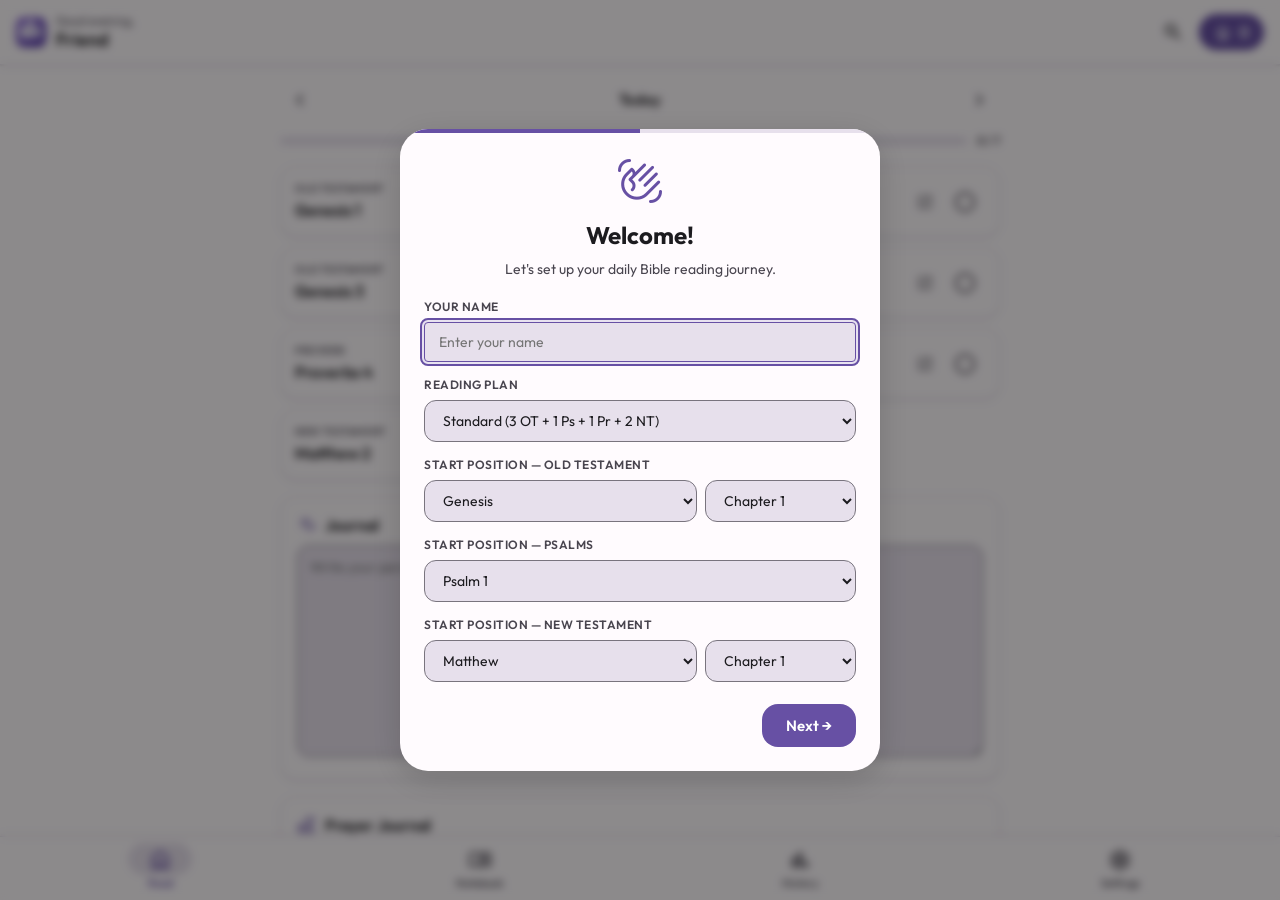
<file: index.html>
<!DOCTYPE html>
<html lang="en">
<head>
    <meta charset="UTF-8">
    <meta name="viewport" content="width=device-width, initial-scale=1.0, viewport-fit=cover">
    <meta name="mobile-web-app-capable" content="yes">
    <meta name="apple-mobile-web-app-capable" content="yes">
    <meta name="apple-mobile-web-app-status-bar-style" content="black-translucent">
    <meta name="apple-mobile-web-app-title" content="DTWG">
    <title>Daily Time with God</title>
    <link rel="manifest" href="./manifest.json">
    <meta name="theme-color" content="#6750A4" id="meta-theme-color">
    <link rel="icon" type="image/svg+xml" href="./icons/icon.svg">
    <link rel="apple-touch-icon" href="./icons/icon-192.png">
    <link rel="preconnect" href="https://fonts.googleapis.com">
    <link rel="preconnect" href="https://fonts.gstatic.com" crossorigin>
    <link href="https://fonts.googleapis.com/css2?family=Outfit:wght@300;400;500;600;700&display=swap" rel="stylesheet">
    <link href="https://fonts.googleapis.com/css2?family=Material+Symbols+Rounded:opsz,wght,FILL,GRAD@24,400,1,0" rel="stylesheet" />
    <link rel="stylesheet" href="./styles.css">
</head>

<body>

<header id="app-header">
  <div class="header-inner">
    <div class="header-logo-row">
      <img src="./icons/icon.svg" class="header-logo" alt="DTWG" width="28" height="28">
      <div>
        <span class="header-greeting" id="header-greeting">Good morning,</span>
        <span class="header-name" id="header-name">Friend</span>
      </div>
    </div>
  </div>
  <div class="header-actions">
    <button id="header-search-btn" class="header-icon-btn" aria-label="Search and jump" title="Search (Ctrl+K)">
      <span class="material-symbols-rounded">search</span>
    </button>
    <button id="header-streak" class="streak-chip" aria-label="Streak">
      <span class="material-symbols-rounded">local_fire_department</span>
      <span id="streak-count">0</span>
    </button>
  </div>
</header>

<main id="main-content">

  <div id="page-dashboard" class="page active" role="main">
    <!-- PWA Install Banner -->
    <div id="install-banner" class="install-banner" hidden>
      <span class="material-symbols-rounded">get_app</span>
      <div>
        <strong>Install DTWG</strong>
        <p>Add to your home screen for the best experience</p>
      </div>
      <button id="install-btn" class="install-btn">Install</button>
      <button id="install-dismiss-btn" class="mercy-close" aria-label="Dismiss">
        <span class="material-symbols-rounded">close</span>
      </button>
    </div>

    <div id="update-banner" class="install-banner update-banner" hidden>
      <span class="material-symbols-rounded">system_update</span>
      <div>
        <strong id="update-banner-title">Update available</strong>
        <p id="update-banner-notes">A new version is ready to install.</p>
      </div>
      <button id="update-apply-btn" class="install-btn">Update</button>
      <button id="update-dismiss-btn" class="mercy-close" aria-label="Dismiss update">
        <span class="material-symbols-rounded">close</span>
      </button>
    </div>

    <div class="mercy-banner" id="mercy-banner" hidden>
      <span class="material-symbols-rounded">auto_awesome</span>
      <div>
        <strong>Great is His faithfulness!</strong>
        <p id="mercy-banner-text">Keep going!</p>
      </div>
      <button class="mercy-close" id="mercy-close-btn" aria-label="Close">
        <span class="material-symbols-rounded">close</span>
      </button>
    </div>

    <div class="date-row">
      <button class="date-nav-btn" id="prev-day-btn" aria-label="Previous day">
        <span class="material-symbols-rounded">chevron_left</span>
      </button>
      <div class="date-display" id="date-display">Today</div>
      <button class="date-nav-btn" id="next-day-btn" aria-label="Next day">
        <span class="material-symbols-rounded">chevron_right</span>
      </button>
    </div>

    <div class="progress-section">
      <div class="progress-bar-track">
        <div class="progress-bar-fill" id="progress-bar-fill" style="width:0%"></div>
      </div>
      <span class="progress-label" id="progress-label">0 / 7</span>
    </div>

    <div id="plan-container" class="plan-container"></div>

    <div class="journal-section">
      <h3 class="journal-heading">
        <span class="material-symbols-rounded">edit_note</span>
        Journal
      </h3>
      <textarea id="journal-textarea" class="journal-textarea"
        placeholder="Write your personal reflection, prayer, or notes here…"
        rows="8"></textarea>
    </div>

    <div id="prayer-section" class="journal-section prayer-section" aria-label="Prayer journal"></div>
  </div>

  <div id="page-notebook" class="page" role="main">
    <div class="date-row">
      <button class="date-nav-btn" id="nb-prev-day-btn" aria-label="Previous day">
        <span class="material-symbols-rounded">chevron_left</span>
      </button>
      <div class="date-display" id="nb-date-display">Today</div>
      <button class="date-nav-btn" id="nb-next-day-btn" aria-label="Next day">
        <span class="material-symbols-rounded">chevron_right</span>
      </button>
    </div>
    <div id="notebook-paper" class="notebook-paper"></div>
    <div class="nb-export-row">
      <button id="nb-export-btn" class="nb-export-btn" hidden>
        <span class="material-symbols-rounded">picture_as_pdf</span>
        Export PDF
      </button>
      <button id="nb-export-md-btn" class="nb-export-btn nb-export-md" hidden>
        <span class="material-symbols-rounded">code</span>
        Export Markdown
      </button>
    </div>
  </div>

  <div id="page-history" class="page" role="main">
    <div class="analytics-grid">
      <div class="stat-card">
        <span class="stat-icon material-symbols-rounded">local_fire_department</span>
        <div class="stat-value" id="stat-streak">0</div>
        <div class="stat-label">Current Streak</div>
      </div>
      <div class="stat-card">
        <span class="stat-icon material-symbols-rounded">emoji_events</span>
        <div class="stat-value" id="stat-longest">0</div>
        <div class="stat-label">Longest Streak</div>
      </div>
      <div class="stat-card" id="stat-time-card" style="cursor:pointer" title="Click to toggle avg/total">
        <span class="stat-icon material-symbols-rounded">schedule</span>
        <div class="stat-value" id="stat-time">0m</div>
        <div class="stat-label" id="stat-time-label">Total Time</div>
      </div>
      <div class="stat-card">
        <span class="stat-icon material-symbols-rounded">ac_unit</span>
        <div class="stat-value" id="stat-freezes">2</div>
        <div class="stat-label">Freezes Left</div>
      </div>
    </div>

    <div class="calendar-section">
      <div class="calendar-header">
        <button class="calendar-nav" id="cal-prev" aria-label="Previous month">
          <span class="material-symbols-rounded">chevron_left</span>
        </button>
        <span class="calendar-month-year" id="cal-month-year"></span>
        <button class="calendar-nav" id="cal-next" aria-label="Next month">
          <span class="material-symbols-rounded">chevron_right</span>
        </button>
      </div>
      <div class="calendar-grid" id="calendar-grid"></div>
    </div>

    <div class="history-tabs">
      <button class="history-tab active" id="tab-highlights" data-tab="highlights">Highlights</button>
      <button class="history-tab" id="tab-notes" data-tab="notes">Notes</button>
      <button class="history-tab" id="tab-bookmarks" data-tab="bookmarks">Bookmarks</button>
      <button class="history-tab" id="tab-achievements" data-tab="achievements">Achievements</button>
    </div>

    <div class="filter-chips" id="filter-chips">
      <button class="filter-chip active" data-filter="all">All</button>
      <button class="filter-chip" data-filter="general">General</button>
      <button class="filter-chip" data-filter="promise">Promise</button>
      <button class="filter-chip" data-filter="command">Command</button>
      <button class="filter-chip" data-filter="warning">Warning</button>
      <button class="filter-chip" data-filter="principle">Principle</button>
    </div>

    <div id="history-list" class="history-list"></div>
  </div>

  <div id="page-settings" class="page" role="main">
    <div class="settings-card">
      <h3 class="settings-card-title">Profile</h3>
      <div class="settings-row">
        <label for="settings-name">Your name</label>
        <input type="text" id="settings-name" class="settings-input" placeholder="Friend" maxlength="30">
      </div>
    </div>

    <div class="settings-card">
      <h3 class="settings-card-title">Appearance</h3>
      <div class="settings-row">
        <label>Theme</label>
        <div class="theme-select" id="theme-select">
          <button class="theme-btn active" data-theme-mode="system">System</button>
          <button class="theme-btn" data-theme-mode="light">Light</button>
          <button class="theme-btn" data-theme-mode="dark">Dark</button>
          <button class="theme-btn" data-theme-mode="oled">OLED</button>
        </div>
      </div>
      <div class="settings-row">
        <label>Color</label>
        <div class="color-palette" id="color-palette">
          <button class="color-btn system-color-btn" data-color="system" aria-label="System accent">
            <span class="material-symbols-rounded">auto_awesome</span>
          </button>
          <button class="color-btn active" data-color="purple" style="background:#6750A4" aria-label="Purple"></button>
          <button class="color-btn" data-color="blue"   style="background:#1565C0" aria-label="Blue"></button>
          <button class="color-btn" data-color="green"  style="background:#2E7D32" aria-label="Green"></button>
          <button class="color-btn" data-color="amber"  style="background:#E65100" aria-label="Amber"></button>
          <button class="color-btn" data-color="rose"   style="background:#AD1457" aria-label="Rose"></button>
          <button class="color-btn custom-color-btn" data-color="custom" aria-label="Custom color">
            <span class="material-symbols-rounded">palette</span>
            <input type="color" id="custom-color-input" style="display:none" aria-label="Pick custom color">
          </button>
        </div>
      </div>
      <div class="settings-row">
        <label>Text Size</label>
        <div style="display:flex;align-items:center;gap:8px">
          <button id="font-size-dec" class="font-size-btn" aria-label="Decrease text size">A−</button>
          <span id="font-size-display" class="font-size-display">Normal</span>
          <button id="font-size-inc" class="font-size-btn" aria-label="Increase text size">A+</button>
        </div>
      </div>
    </div>

    <div class="settings-card">
      <h3 class="settings-card-title">Highlight Colors</h3>
      <div class="settings-row">
        <label for="hl-sync-toggle">Auto-sync with theme</label>
        <label class="toggle-switch">
          <input type="checkbox" id="hl-sync-toggle" checked>
          <span class="toggle-track"></span>
        </label>
      </div>
      <div id="hl-color-rows">
        <div class="settings-row">
          <label>General</label>
          <button class="hl-btn hl-btn-general" id="hl-btn-general" aria-label="General highlight color">
            <input type="color" id="hl-color-general" style="display:none">
          </button>
        </div>
        <div class="settings-row">
          <label>Promise</label>
          <button class="hl-btn hl-btn-promise" id="hl-btn-promise" aria-label="Promise highlight color">
            <input type="color" id="hl-color-promise" style="display:none">
          </button>
        </div>
        <div class="settings-row">
          <label>Command</label>
          <button class="hl-btn hl-btn-command" id="hl-btn-command" aria-label="Command highlight color">
            <input type="color" id="hl-color-command" style="display:none">
          </button>
        </div>
        <div class="settings-row">
          <label>Warning</label>
          <button class="hl-btn hl-btn-warning" id="hl-btn-warning" aria-label="Warning highlight color">
            <input type="color" id="hl-color-warning" style="display:none">
          </button>
        </div>
        <div class="settings-row">
          <label>Principle</label>
          <button class="hl-btn hl-btn-principle" id="hl-btn-principle" aria-label="Principle highlight color">
            <input type="color" id="hl-color-principle" style="display:none">
          </button>
        </div>
      </div>
    </div>

    <div class="settings-card">
      <h3 class="settings-card-title">Bible Translation</h3>
      <div class="settings-row">
        <label for="translation-select">Translation</label>
        <select id="translation-select" class="settings-select">
          <option value="web">WEB</option>
          <option value="kjv">KJV</option>
          <option value="bbe">BBE</option>
          <option value="asv">ASV</option>
          <option value="darby">Darby</option>
        </select>
      </div>
      <details class="settings-details">
        <summary>Premium translations and keys</summary>
        <div class="settings-row">
          <label for="api-bible-key">API.Bible key</label>
          <input type="password" id="api-bible-key" class="settings-input" autocomplete="off">
        </div>
        <div class="settings-row">
          <label for="esv-key">ESV key</label>
          <input type="password" id="esv-key" class="settings-input" autocomplete="off">
        </div>
        <div class="settings-row">
          <label for="bible-brain-key">Bible Brain key</label>
          <input type="password" id="bible-brain-key" class="settings-input" autocomplete="off">
        </div>
        <div class="settings-row">
          <label for="anthropic-key">Claude key</label>
          <input type="password" id="anthropic-key" class="settings-input" autocomplete="off">
        </div>
        <button class="secondary-btn" id="wipe-keys-btn">Wipe API Keys</button>
        <p class="settings-desc">Keys are stored in this browser only and sent directly to their providers.</p>
      </details>
    </div>

    <div class="settings-card">
      <h3 class="settings-card-title">Reading Plan</h3>
      <div class="settings-row">
        <label for="plan-select">Plan preset</label>
        <select id="plan-select" class="settings-select"></select>
      </div>
    </div>

    <div class="settings-card">
      <h3 class="settings-card-title">Sound &amp; Notifications</h3>
      <div class="settings-row">
        <label for="sound-toggle">Sound effects</label>
        <label class="toggle-switch">
          <input type="checkbox" id="sound-toggle" checked>
          <span class="toggle-track"></span>
        </label>
      </div>
      <div class="settings-row">
        <label for="reminder-toggle">Daily reminder</label>
        <label class="toggle-switch">
          <input type="checkbox" id="reminder-toggle">
          <span class="toggle-track"></span>
        </label>
      </div>
      <div class="settings-row" id="reminder-time-row">
        <label for="reminder-time">Reminder time</label>
        <input type="time" id="reminder-time" class="settings-input" value="07:00">
      </div>
      <div class="settings-row">
        <label for="per-chapter-toggle">Per-chapter progress</label>
        <label class="toggle-switch">
          <input type="checkbox" id="per-chapter-toggle" checked>
          <span class="toggle-track"></span>
        </label>
      </div>
      <div class="settings-row">
        <label for="streak-notify-toggle">Milestone alerts</label>
        <label class="toggle-switch">
          <input type="checkbox" id="streak-notify-toggle" checked>
          <span class="toggle-track"></span>
        </label>
      </div>
      <div class="settings-row">
        <label for="inline-reply-toggle">Inline reflection reply</label>
        <label class="toggle-switch">
          <input type="checkbox" id="inline-reply-toggle">
          <span class="toggle-track"></span>
        </label>
      </div>
      <button class="secondary-btn" id="calendar-ics-btn">Add to Calendar</button>
      <p class="settings-desc" id="notification-support">Notifications are best-effort and browser-dependent.</p>
    </div>

    <div class="settings-card">
      <h3 class="settings-card-title">Audio Bible</h3>
      <div class="settings-row">
        <label for="audio-autoplay-toggle">Autoplay audio</label>
        <label class="toggle-switch">
          <input type="checkbox" id="audio-autoplay-toggle">
          <span class="toggle-track"></span>
        </label>
      </div>
      <div class="settings-row">
        <label for="audio-voice">Voice</label>
        <input type="text" id="audio-voice" class="settings-input" value="ENGESVN2DA">
      </div>
    </div>

    <div class="settings-card">
      <h3 class="settings-card-title">Cloud Backup</h3>
      <div class="settings-row">
        <label for="sync-toggle">Enable sync</label>
        <label class="toggle-switch">
          <input type="checkbox" id="sync-toggle">
          <span class="toggle-track"></span>
        </label>
      </div>
      <div class="settings-row">
        <label for="supabase-url">Supabase URL</label>
        <input type="url" id="supabase-url" class="settings-input" autocomplete="off">
      </div>
      <div class="settings-row">
        <label for="supabase-anon">Supabase anon key</label>
        <input type="password" id="supabase-anon" class="settings-input" autocomplete="off">
      </div>
      <div class="settings-row">
        <label for="sync-user-id">User ID</label>
        <input type="text" id="sync-user-id" class="settings-input" autocomplete="off">
      </div>
      <div class="settings-row">
        <label for="sync-passphrase">Passphrase</label>
        <input type="password" id="sync-passphrase" class="settings-input" autocomplete="off">
      </div>
      <div class="settings-actions">
        <button class="secondary-btn" id="sync-now-btn">Sync Now</button>
        <button class="secondary-btn" id="recovery-hint-btn">Recovery Hint</button>
      </div>
      <p class="settings-desc danger-text">Passphrase loss means cloud data cannot be recovered.</p>
    </div>

    <div class="settings-card">
      <h3 class="settings-card-title">Backup &amp; Restore</h3>
      <div class="settings-row">
        <label>Export data</label>
        <button class="secondary-btn" id="export-backup-btn">
          <span class="material-symbols-rounded" style="font-size:16px;vertical-align:-3px">download</span>
          Export JSON
        </button>
      </div>
      <div class="settings-row">
        <label>Import data</label>
        <label class="secondary-btn" id="import-backup-label" for="import-backup-file" style="cursor:pointer">
          <span class="material-symbols-rounded" style="font-size:16px;vertical-align:-3px">upload</span>
          Import JSON
        </label>
        <input type="file" id="import-backup-file" accept=".json,application/json" style="display:none">
      </div>
      <p class="settings-desc">Backups are compatible across all app versions.</p>
    </div>

    <div class="settings-card">
      <h3 class="settings-card-title">App Version</h3>
      <div class="settings-row">
        <span class="settings-label-text">Installed</span>
        <span class="version-badge" id="installed-version">v1.5.0</span>
      </div>
      <div class="settings-row" id="online-version-row" hidden>
        <span class="settings-label-text">Online</span>
        <span class="version-badge version-badge-online" id="online-version">—</span>
      </div>
      <div class="settings-row" id="update-available-row" hidden>
        <span class="settings-label-text update-dot">Update ready</span>
        <button class="secondary-btn" id="settings-update-btn">Install</button>
      </div>
      <button class="secondary-btn" id="check-update-btn" style="margin-top:4px">Check for updates</button>
    </div>

    <div class="settings-card">
      <h3 class="settings-card-title">Reset Journey</h3>
      <p class="settings-desc">This will erase all your progress, highlights, and journal entries.</p>
      <button class="reset-btn" id="reset-btn">Reset Everything</button>
    </div>
  </div>
</main>

<nav id="bottom-nav" aria-label="Main navigation">
  <button class="nav-tab active" data-page="dashboard" aria-label="Read">
    <span class="material-symbols-rounded">home</span>
    <span>Read</span>
  </button>
  <button class="nav-tab" data-page="notebook" aria-label="Notebook">
    <span class="material-symbols-rounded">menu_book</span>
    <span>Notebook</span>
  </button>
  <button class="nav-tab" data-page="history" aria-label="History">
    <span class="material-symbols-rounded">bar_chart</span>
    <span>History</span>
  </button>
  <button class="nav-tab" data-page="settings" aria-label="Settings">
    <span class="material-symbols-rounded">settings</span>
    <span>Settings</span>
  </button>
</nav>

<div id="bible-modal" class="modal-overlay" role="dialog" aria-modal="true" aria-label="Bible reader" hidden>
  <div class="modal-content">
    <div class="modal-header">
      <button class="modal-close-btn" id="modal-close-btn" aria-label="Close">
        <span class="material-symbols-rounded">close</span>
      </button>
      <h2 class="modal-title" id="modal-title">Loading...</h2>
      <div class="modal-nav">
        <button class="modal-nav-btn" id="modal-prev-btn" aria-label="Previous chapter">
          <span class="material-symbols-rounded">chevron_left</span>
        </button>
        <button class="modal-nav-btn" id="modal-next-btn" aria-label="Next chapter">
          <span class="material-symbols-rounded">chevron_right</span>
        </button>
      </div>
    </div>
    <div class="modal-body" id="modal-body">
      <div class="modal-loading" id="modal-loading">
        <div class="spinner"></div>
        <p>Loading scripture...</p>
      </div>
      <div id="modal-verses" class="modal-verses"></div>
    </div>
    <div class="modal-footer">
      <div id="audio-bar" class="audio-bar" hidden></div>
      <div class="modal-secondary-actions">
        <button class="secondary-btn" id="audio-load-btn">Audio</button>
        <button class="secondary-btn" id="ai-explain-btn">Explain</button>
      </div>
      <button class="modal-action-btn" id="modal-action-btn">
        <span class="material-symbols-rounded">check_circle</span>
        Mark as Read
      </button>
    </div>
  </div>
</div>

<div id="side-drawer" class="side-drawer" hidden>
  <div class="side-drawer-panel">
    <button class="modal-close-btn" id="side-drawer-close" aria-label="Close">
      <span class="material-symbols-rounded">close</span>
    </button>
    <h3 id="side-drawer-title">Details</h3>
    <div id="side-drawer-body"></div>
  </div>
</div>

<div id="command-palette" class="palette-overlay" hidden>
  <div class="palette-panel" role="dialog" aria-modal="true" aria-label="Search">
    <input id="palette-input" class="palette-input" placeholder="Search verses or jump to John 3:16">
    <div id="palette-results" class="palette-results"></div>
  </div>
</div>

<div id="onboarding-modal" class="modal-overlay onboarding-overlay" role="dialog" aria-modal="true" aria-label="Welcome setup" hidden>
  <div class="onboarding-content">
    <div class="ob-progress-bar">
      <div class="ob-progress-fill" id="ob-progress-fill" style="width:50%"></div>
    </div>

    <div class="ob-page active" id="ob-page-1">
      <div class="ob-header">
        <span class="ob-icon material-symbols-rounded">waving_hand</span>
        <h2>Welcome!</h2>
        <p>Let's set up your daily Bible reading journey.</p>
      </div>
      <div class="ob-form">
        <div class="ob-field">
          <label for="ob-name">Your name</label>
          <input type="text" id="ob-name" class="ob-input" placeholder="Enter your name" maxlength="30">
        </div>
        <div class="ob-field">
          <label for="ob-plan">Reading plan</label>
          <select id="ob-plan" class="ob-select">
            <option value="standard">Standard (3 OT + 1 Ps + 1 Pr + 2 NT)</option>
            <option value="ot-focus">OT Focus (5 OT + 1 Ps + 1 NT)</option>
            <option value="nt-focus">NT Focus (2 OT + 1 Ps + 4 NT)</option>
          </select>
        </div>
        <div class="ob-field">
          <label>Start position — Old Testament</label>
          <div class="ob-chapter-row">
            <select id="ob-ot-book" class="ob-select ob-book-select"></select>
            <select id="ob-ot-chap" class="ob-select ob-chap-select"></select>
          </div>
        </div>
        <div class="ob-field">
          <label>Start position — Psalms</label>
          <div class="ob-chapter-row">
            <select id="ob-psalm-chap" class="ob-select ob-chap-select"></select>
          </div>
        </div>
        <div class="ob-field">
          <label>Start position — New Testament</label>
          <div class="ob-chapter-row">
            <select id="ob-nt-book" class="ob-select ob-book-select"></select>
            <select id="ob-nt-chap" class="ob-select ob-chap-select"></select>
          </div>
        </div>
      </div>
      <div class="ob-actions">
        <button class="ob-next-btn" id="ob-next-btn">Next &#8594;</button>
      </div>
    </div>

    <div class="ob-page" id="ob-page-2">
      <div class="ob-header">
        <span class="ob-icon material-symbols-rounded">palette</span>
        <h2>Customize</h2>
        <p>Make it yours.</p>
      </div>
      <div class="ob-form">
        <div class="ob-field">
          <label>App color</label>
          <div class="color-palette" id="ob-color-palette">
            <button class="color-btn active" data-color="purple" style="background:#6750A4" aria-label="Purple"></button>
            <button class="color-btn" data-color="blue"   style="background:#1565C0" aria-label="Blue"></button>
            <button class="color-btn" data-color="green"  style="background:#2E7D32" aria-label="Green"></button>
            <button class="color-btn" data-color="amber"  style="background:#E65100" aria-label="Amber"></button>
            <button class="color-btn" data-color="rose"   style="background:#AD1457" aria-label="Rose"></button>
          </div>
        </div>
        <div class="ob-field">
          <label for="ob-translation">Translation</label>
          <select id="ob-translation" class="ob-select">
            <option value="web">WEB (World English Bible)</option>
            <option value="kjv">KJV (King James Version)</option>
            <option value="bbe">BBE (Bible in Basic English)</option>
            <option value="asv">ASV (American Standard)</option>
            <option value="darby">Darby</option>
          </select>
        </div>
      </div>
      <div class="ob-actions">
        <button class="ob-back-btn" id="ob-back-btn">&#8592; Back</button>
        <button class="ob-next-btn" id="ob-save-btn">Start Reading &#128214;</button>
      </div>
    </div>
  </div>
</div>

<canvas id="confetti-canvas" aria-hidden="true"></canvas>

<!-- Toast notification -->
<div id="app-toast" class="app-toast" role="status" aria-live="polite" hidden></div>

<!-- Custom confirm dialog -->
<div id="confirm-dialog" class="confirm-overlay" hidden>
  <div class="confirm-box" role="alertdialog" aria-modal="true" aria-labelledby="confirm-title">
    <p id="confirm-title" class="confirm-message"></p>
    <div class="confirm-actions">
      <button id="confirm-cancel-btn" class="confirm-btn confirm-btn-cancel">Cancel</button>
      <button id="confirm-ok-btn" class="confirm-btn confirm-btn-ok">Confirm</button>
    </div>
  </div>
</div>

<script src="./plan.js" defer></script>
<script src="./crossrefs.js" defer></script>
<script src="./app.js" defer></script>
<script src="./extensions.js" defer></script>
</body>
</html>
</file>
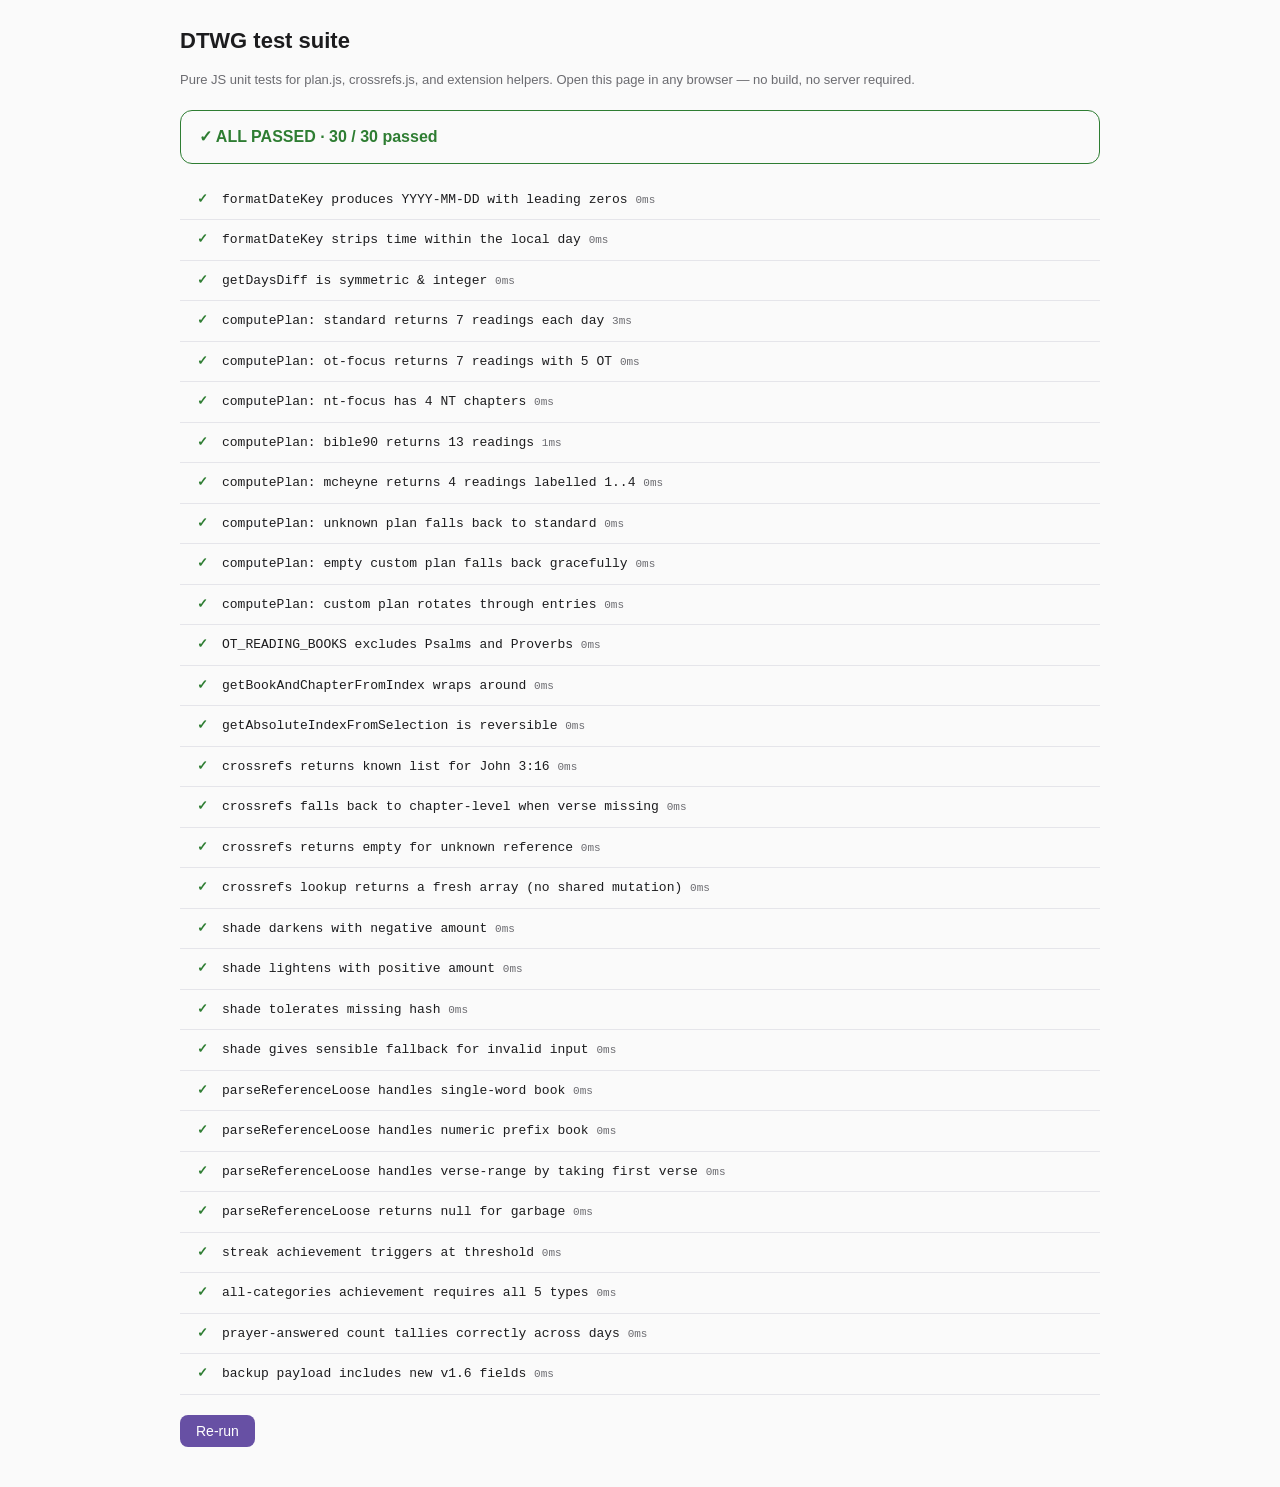
<file: tests/index.html>
<!DOCTYPE html>
<html lang="en">
<head>
  <meta charset="UTF-8">
  <meta name="viewport" content="width=device-width, initial-scale=1.0">
  <title>DTWG Tests</title>
  <style>
    :root {
      --bg: #fafafa;
      --fg: #1c1c1e;
      --muted: #6b6b70;
      --pass: #2e7d32;
      --fail: #c62828;
      --border: #e5e5ea;
      --accent: #6750A4;
    }
    @media (prefers-color-scheme: dark) {
      :root { --bg: #141218; --fg: #e6e1e5; --muted: #95919a; --border: #2b2930; }
    }
    body {
      font-family: -apple-system, BlinkMacSystemFont, 'Segoe UI', Roboto, sans-serif;
      background: var(--bg); color: var(--fg);
      margin: 0; padding: 24px;
      max-width: 920px; margin-inline: auto;
      line-height: 1.5;
    }
    h1 { font-size: 22px; margin: 0 0 4px; }
    .sub { color: var(--muted); font-size: 13px; margin-bottom: 20px; }
    #summary {
      padding: 14px 18px;
      background: var(--bg);
      border: 1px solid var(--border);
      border-radius: 12px;
      margin-bottom: 16px;
      font-size: 16px;
      font-weight: 600;
    }
    #summary.pass { border-color: var(--pass); color: var(--pass); }
    #summary.fail { border-color: var(--fail); color: var(--fail); }
    .test {
      padding: 10px 14px;
      border-bottom: 1px solid var(--border);
      display: flex;
      align-items: flex-start;
      gap: 12px;
      font-family: ui-monospace, SFMono-Regular, Menlo, monospace;
      font-size: 13px;
    }
    .status { width: 16px; text-align: center; flex-shrink: 0; font-weight: 700; }
    .status.pass { color: var(--pass); }
    .status.fail { color: var(--fail); }
    .name { flex: 1; word-break: break-word; }
    .ms { color: var(--muted); font-size: 11px; }
    .err {
      white-space: pre-wrap;
      background: rgba(198, 40, 40, 0.06);
      border-left: 3px solid var(--fail);
      padding: 8px 10px;
      margin-top: 6px;
      font-size: 12px;
      color: var(--fail);
      border-radius: 4px;
    }
    button {
      background: var(--accent); color: white;
      border: none; padding: 8px 16px; border-radius: 8px;
      font-size: 14px; font-weight: 500; cursor: pointer;
    }
    button:hover { opacity: 0.9; }
  </style>
</head>
<body>
  <h1>DTWG test suite</h1>
  <p class="sub">Pure JS unit tests for plan.js, crossrefs.js, and extension helpers. Open this page in any browser — no build, no server required.</p>

  <div id="summary">Running…</div>
  <div id="results"></div>

  <p style="margin-top: 20px;">
    <button onclick="location.reload()">Re-run</button>
  </p>

  <!-- Modules under test -->
  <script src="../plan.js"></script>
  <script src="../crossrefs.js"></script>

  <!-- Test runner + suite -->
  <script src="./test-runner.js"></script>
  <script src="./dtwg.tests.js"></script>

  <script>
    (async function () {
      var results = document.getElementById('results');
      var summary = document.getElementById('summary');

      var report = await DTWGTest.run(function (entry) {
        var row = document.createElement('div');
        row.className = 'test';
        row.innerHTML =
          '<span class="status ' + (entry.ok ? 'pass' : 'fail') + '">' + (entry.ok ? '✓' : '✕') + '</span>' +
          '<div class="name"><div>' + entry.name + ' <span class="ms">' + entry.ms + 'ms</span></div></div>';
        if (!entry.ok) {
          var err = document.createElement('div');
          err.className = 'err';
          err.textContent = entry.err;
          row.querySelector('.name').appendChild(err);
        }
        results.appendChild(row);
      });

      summary.classList.add(report.fail === 0 ? 'pass' : 'fail');
      summary.textContent =
        (report.fail === 0 ? '✓ ALL PASSED · ' : '✕ ' + report.fail + ' FAILED · ') +
        report.pass + ' / ' + report.total + ' passed';

      console.log('[DTWG tests]', report);
    })();
  </script>
</body>
</html>
</file>
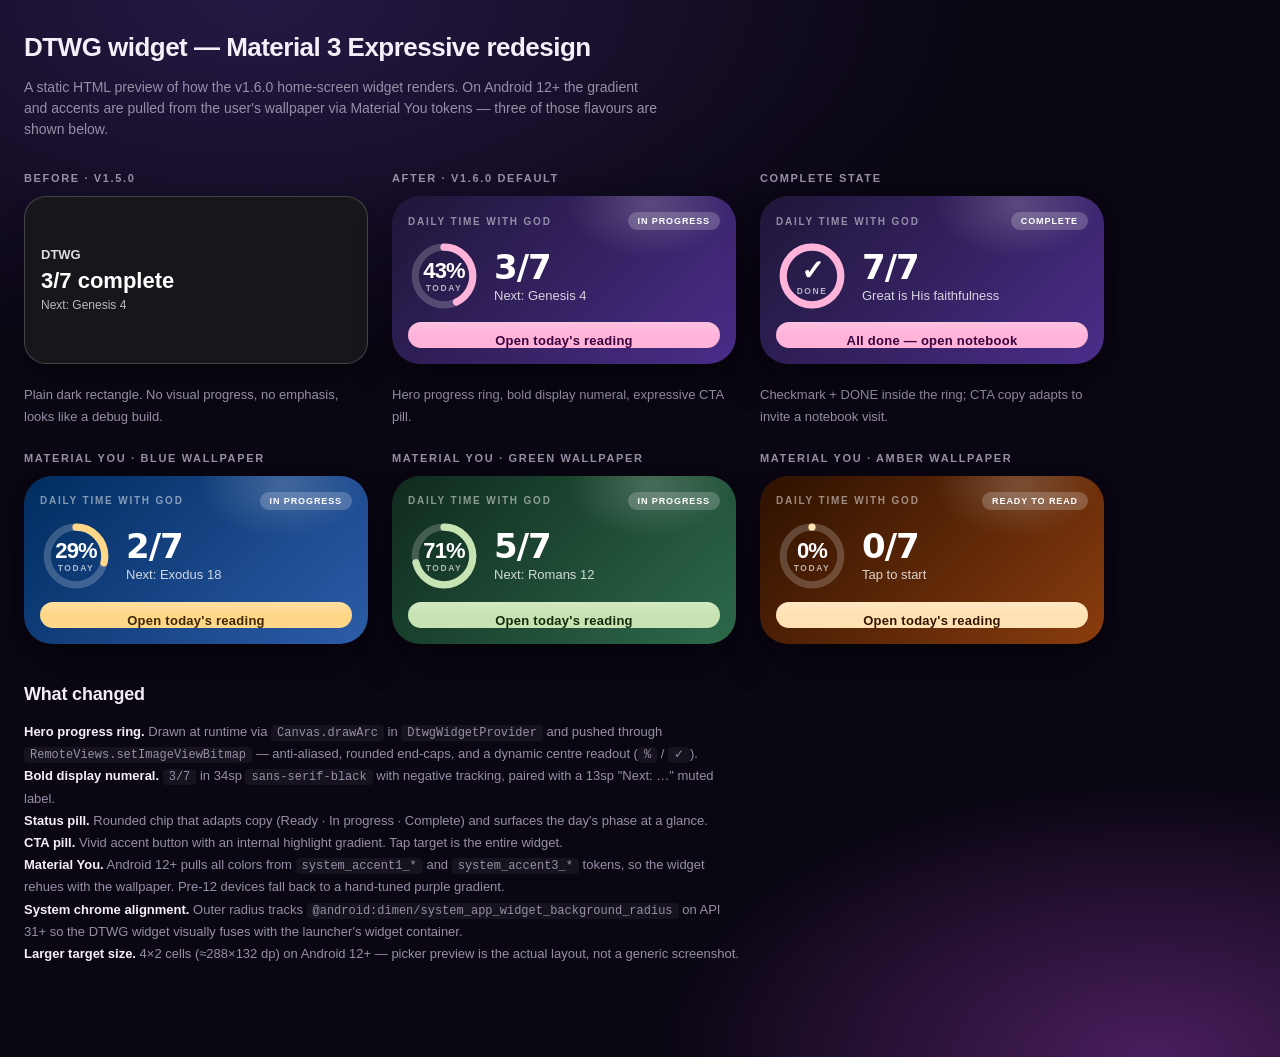
<file: android-widget-preview.html>
<!DOCTYPE html>
<html lang="en">
<head>
<meta charset="UTF-8">
<meta name="viewport" content="width=device-width, initial-scale=1.0">
<title>DTWG Widget — Material 3 Expressive Preview</title>
<style>
  :root {
    --bg: #0a0612;
    --fg: #f4eff8;
    --muted: #968fa6;
    --card-radius: 28px;

    /* DTWG widget tokens — match values/colors.xml */
    --w-bg-start: #1F1638;
    --w-bg-end:   #4A2D8A;
    --w-fg-strong: #FFFFFF;
    --w-fg-muted: rgba(255,255,255,0.80);
    --w-label: rgba(255,255,255,0.50);
    --w-pill-bg: rgba(255,255,255,0.20);
    --w-pill-fg: #FFFFFF;
    --w-cta-bg: #FFB3D9;
    --w-cta-fg: #38003C;
    --w-cta-highlight: rgba(255,255,255,0.20);
    --w-ring-track: rgba(255,255,255,0.20);
    --w-ring-fill: #FFB3D9;
  }
  /* Material You-ish "blue wallpaper" preset */
  .you-blue {
    --w-bg-start: #002C5F;
    --w-bg-end:   #2E5DAA;
    --w-cta-bg: #FFD789;
    --w-cta-fg: #3E2700;
    --w-ring-fill: #FFD789;
  }
  /* Material You-ish "green wallpaper" preset */
  .you-green {
    --w-bg-start: #0F2A1E;
    --w-bg-end:   #2E6A4B;
    --w-cta-bg: #C7E3B3;
    --w-cta-fg: #112A0A;
    --w-ring-fill: #C7E3B3;
  }
  /* Sunset / amber wallpaper preset */
  .you-amber {
    --w-bg-start: #2D1100;
    --w-bg-end:   #8A3C0E;
    --w-cta-bg: #FFE2B4;
    --w-cta-fg: #341600;
    --w-ring-fill: #FFE2B4;
  }

  * { box-sizing: border-box; }
  body {
    margin: 0;
    padding: 32px 24px 80px;
    font-family: -apple-system, BlinkMacSystemFont, "Segoe UI", Roboto, sans-serif;
    background:
      radial-gradient(1200px 600px at 20% 0%, #251945 0%, transparent 60%),
      radial-gradient(900px 500px at 90% 100%, #4a1e5e 0%, transparent 55%),
      var(--bg);
    color: var(--fg);
    min-height: 100vh;
  }

  h1 { font-size: 26px; font-weight: 700; margin: 0 0 4px; letter-spacing: -0.02em; }
  .sub { color: var(--muted); font-size: 14px; max-width: 640px; margin-bottom: 32px; line-height: 1.5; }
  .grid {
    display: grid;
    grid-template-columns: repeat(auto-fit, minmax(320px, 1fr));
    gap: 24px;
    max-width: 1080px;
  }
  .card {
    display: flex;
    flex-direction: column;
    gap: 12px;
  }
  .card-label {
    font-size: 11px;
    text-transform: uppercase;
    letter-spacing: 0.15em;
    color: var(--muted);
    font-weight: 600;
  }

  /* ===== Widget mock ===== */
  /* Approximates 320×156px @ 1x density (4×2 cells). The Android widget will
     scale relative to system density. */
  .widget {
    width: 100%;
    aspect-ratio: 320 / 156;
    background: linear-gradient(135deg, var(--w-bg-start), var(--w-bg-end));
    border-radius: var(--card-radius);
    padding: 16px;
    color: var(--w-fg-strong);
    display: flex;
    flex-direction: column;
    box-shadow:
      0 22px 50px -20px rgba(0,0,0,0.6),
      0 6px 20px -10px rgba(0,0,0,0.45);
    overflow: hidden;
    position: relative;
  }
  /* Subtle halo */
  .widget::after {
    content: "";
    position: absolute;
    top: -40%;
    right: -10%;
    width: 70%;
    height: 90%;
    background: radial-gradient(closest-side, rgba(255,255,255,0.18), transparent 70%);
    pointer-events: none;
  }

  .w-head {
    display: flex; align-items: center; justify-content: space-between;
    gap: 10px;
    z-index: 1;
  }
  .w-brand {
    font-size: 10px;
    font-weight: 800;
    letter-spacing: 0.18em;
    text-transform: uppercase;
    color: var(--w-label);
  }
  .w-pill {
    font-size: 9px;
    font-weight: 800;
    letter-spacing: 0.10em;
    text-transform: uppercase;
    padding: 4px 10px;
    border-radius: 999px;
    background: var(--w-pill-bg);
    color: var(--w-pill-fg);
  }

  .w-hero {
    flex: 1;
    display: flex;
    align-items: center;
    gap: 14px;
    margin-top: 10px;
    z-index: 1;
  }
  .w-ring {
    width: 72px; height: 72px;
    flex-shrink: 0;
    position: relative;
  }
  .w-ring svg { width: 100%; height: 100%; transform: rotate(-90deg); }
  .w-ring-track { stroke: var(--w-ring-track); fill: none; stroke-width: 8; }
  .w-ring-fill  { stroke: var(--w-ring-fill);  fill: none; stroke-width: 8; stroke-linecap: round; }
  .w-ring-center {
    position: absolute;
    inset: 0;
    display: flex;
    flex-direction: column;
    align-items: center;
    justify-content: center;
    line-height: 1;
  }
  .w-ring-pct {
    font-size: 22px;
    font-weight: 900;
    letter-spacing: -0.04em;
    color: var(--w-fg-strong);
  }
  .w-ring-sub {
    font-size: 8.5px;
    font-weight: 800;
    letter-spacing: 0.18em;
    text-transform: uppercase;
    color: rgba(255,255,255,0.65);
    margin-top: 2px;
  }
  .w-text {
    display: flex; flex-direction: column;
    min-width: 0;
    flex: 1;
  }
  .w-done {
    font-family: "Inter", -apple-system, BlinkMacSystemFont, system-ui, sans-serif;
    font-weight: 900;
    font-size: 34px;
    line-height: 1;
    letter-spacing: -0.03em;
    color: var(--w-fg-strong);
  }
  .w-next {
    margin-top: 4px;
    font-size: 13px;
    color: var(--w-fg-muted);
    overflow: hidden;
    text-overflow: ellipsis;
    white-space: nowrap;
  }

  .w-cta {
    margin-top: 10px;
    background: var(--w-cta-bg);
    color: var(--w-cta-fg);
    border-radius: 999px;
    padding: 11px 14px;
    text-align: center;
    font-weight: 800;
    font-size: 13px;
    letter-spacing: 0.02em;
    position: relative;
    overflow: hidden;
    z-index: 1;
  }
  .w-cta::before {
    content: "";
    position: absolute;
    top: 0; left: 0; right: 0;
    height: 50%;
    background: linear-gradient(180deg, var(--w-cta-highlight), transparent);
  }

  /* Old widget (for the before/after pair) */
  .widget-old {
    width: 100%;
    aspect-ratio: 320 / 156;
    background: #17171B;
    border: 1px solid rgba(255,255,255,0.2);
    border-radius: 22px;
    padding: 16px;
    color: white;
    box-shadow: 0 14px 30px -16px rgba(0,0,0,0.5);
    display: flex;
    flex-direction: column;
    justify-content: center;
  }
  .widget-old .t { font-size: 13px; font-weight: 700; opacity: 0.85; }
  .widget-old .s { font-size: 22px; font-weight: 700; margin-top: 6px; }
  .widget-old .d { font-size: 12px; opacity: 0.7; margin-top: 4px; }

  h2 {
    font-size: 18px;
    font-weight: 700;
    margin: 40px 0 16px;
    letter-spacing: -0.01em;
  }
  .notes {
    color: var(--muted);
    font-size: 13px;
    line-height: 1.7;
    max-width: 720px;
    margin-top: 8px;
  }
  .notes b { color: var(--fg); font-weight: 600; }
  .notes code {
    font-family: ui-monospace, SFMono-Regular, Menlo, monospace;
    background: rgba(255,255,255,0.05);
    padding: 1px 6px;
    border-radius: 4px;
    font-size: 12px;
  }
</style>
</head>
<body>

<h1>DTWG widget — Material 3 Expressive redesign</h1>
<p class="sub">A static HTML preview of how the v1.6.0 home-screen widget renders. On Android 12+ the gradient and accents are pulled from the user's wallpaper via Material You tokens — three of those flavours are shown below.</p>

<div class="grid">

  <!-- Before / After pair -->
  <div class="card">
    <div class="card-label">Before · v1.5.0</div>
    <div class="widget-old">
      <div class="t">DTWG</div>
      <div class="s">3/7 complete</div>
      <div class="d">Next: Genesis 4</div>
    </div>
    <div class="notes">Plain dark rectangle. No visual progress, no emphasis, looks like a debug build.</div>
  </div>

  <div class="card">
    <div class="card-label">After · v1.6.0 default</div>
    <div class="widget">
      <div class="w-head">
        <span class="w-brand">Daily Time With God</span>
        <span class="w-pill">In progress</span>
      </div>
      <div class="w-hero">
        <div class="w-ring">
          <svg viewBox="0 0 80 80">
            <circle class="w-ring-track" cx="40" cy="40" r="32" />
            <circle class="w-ring-fill" cx="40" cy="40" r="32" stroke-dasharray="86 201" />
          </svg>
          <div class="w-ring-center">
            <span class="w-ring-pct">43%</span>
            <span class="w-ring-sub">TODAY</span>
          </div>
        </div>
        <div class="w-text">
          <span class="w-done">3/7</span>
          <span class="w-next">Next: Genesis 4</span>
        </div>
      </div>
      <div class="w-cta">Open today's reading</div>
    </div>
    <div class="notes">Hero progress ring, bold display numeral, expressive CTA pill.</div>
  </div>

  <div class="card">
    <div class="card-label">Complete state</div>
    <div class="widget">
      <div class="w-head">
        <span class="w-brand">Daily Time With God</span>
        <span class="w-pill">Complete</span>
      </div>
      <div class="w-hero">
        <div class="w-ring">
          <svg viewBox="0 0 80 80">
            <circle class="w-ring-track" cx="40" cy="40" r="32" />
            <circle class="w-ring-fill" cx="40" cy="40" r="32" stroke-dasharray="201 201" />
          </svg>
          <div class="w-ring-center">
            <span class="w-ring-pct" style="font-size: 28px">✓</span>
            <span class="w-ring-sub">DONE</span>
          </div>
        </div>
        <div class="w-text">
          <span class="w-done">7/7</span>
          <span class="w-next">Great is His faithfulness</span>
        </div>
      </div>
      <div class="w-cta">All done — open notebook</div>
    </div>
    <div class="notes">Checkmark + DONE inside the ring; CTA copy adapts to invite a notebook visit.</div>
  </div>

  <div class="card">
    <div class="card-label">Material You · blue wallpaper</div>
    <div class="widget you-blue">
      <div class="w-head">
        <span class="w-brand">Daily Time With God</span>
        <span class="w-pill">In progress</span>
      </div>
      <div class="w-hero">
        <div class="w-ring">
          <svg viewBox="0 0 80 80">
            <circle class="w-ring-track" cx="40" cy="40" r="32" />
            <circle class="w-ring-fill" cx="40" cy="40" r="32" stroke-dasharray="58 201" />
          </svg>
          <div class="w-ring-center">
            <span class="w-ring-pct">29%</span>
            <span class="w-ring-sub">TODAY</span>
          </div>
        </div>
        <div class="w-text">
          <span class="w-done">2/7</span>
          <span class="w-next">Next: Exodus 18</span>
        </div>
      </div>
      <div class="w-cta">Open today's reading</div>
    </div>
  </div>

  <div class="card">
    <div class="card-label">Material You · green wallpaper</div>
    <div class="widget you-green">
      <div class="w-head">
        <span class="w-brand">Daily Time With God</span>
        <span class="w-pill">In progress</span>
      </div>
      <div class="w-hero">
        <div class="w-ring">
          <svg viewBox="0 0 80 80">
            <circle class="w-ring-track" cx="40" cy="40" r="32" />
            <circle class="w-ring-fill" cx="40" cy="40" r="32" stroke-dasharray="143 201" />
          </svg>
          <div class="w-ring-center">
            <span class="w-ring-pct">71%</span>
            <span class="w-ring-sub">TODAY</span>
          </div>
        </div>
        <div class="w-text">
          <span class="w-done">5/7</span>
          <span class="w-next">Next: Romans 12</span>
        </div>
      </div>
      <div class="w-cta">Open today's reading</div>
    </div>
  </div>

  <div class="card">
    <div class="card-label">Material You · amber wallpaper</div>
    <div class="widget you-amber">
      <div class="w-head">
        <span class="w-brand">Daily Time With God</span>
        <span class="w-pill">Ready to read</span>
      </div>
      <div class="w-hero">
        <div class="w-ring">
          <svg viewBox="0 0 80 80">
            <circle class="w-ring-track" cx="40" cy="40" r="32" />
            <circle class="w-ring-fill" cx="40" cy="40" r="32" stroke-dasharray="0 201" />
          </svg>
          <div class="w-ring-center">
            <span class="w-ring-pct">0%</span>
            <span class="w-ring-sub">TODAY</span>
          </div>
        </div>
        <div class="w-text">
          <span class="w-done">0/7</span>
          <span class="w-next">Tap to start</span>
        </div>
      </div>
      <div class="w-cta">Open today's reading</div>
    </div>
  </div>

</div>

<h2>What changed</h2>
<p class="notes">
<b>Hero progress ring.</b> Drawn at runtime via <code>Canvas.drawArc</code> in <code>DtwgWidgetProvider</code> and pushed through <code>RemoteViews.setImageViewBitmap</code> — anti-aliased, rounded end-caps, and a dynamic centre readout (<code>%</code> / <code>✓</code>).<br>
<b>Bold display numeral.</b> <code>3/7</code> in 34sp <code>sans-serif-black</code> with negative tracking, paired with a 13sp "Next: …" muted label.<br>
<b>Status pill.</b> Rounded chip that adapts copy (Ready · In progress · Complete) and surfaces the day's phase at a glance.<br>
<b>CTA pill.</b> Vivid accent button with an internal highlight gradient. Tap target is the entire widget.<br>
<b>Material You.</b> Android 12+ pulls all colors from <code>system_accent1_*</code> and <code>system_accent3_*</code> tokens, so the widget rehues with the wallpaper. Pre-12 devices fall back to a hand-tuned purple gradient.<br>
<b>System chrome alignment.</b> Outer radius tracks <code>@android:dimen/system_app_widget_background_radius</code> on API 31+ so the DTWG widget visually fuses with the launcher's widget container.<br>
<b>Larger target size.</b> 4×2 cells (≈288×132 dp) on Android 12+ — picker preview is the actual layout, not a generic screenshot.
</p>

</body>
</html>
</file>
<file: styles.css>
/* ===== CSS CUSTOM PROPERTIES ===== */
:root {
  --md-primary: #6750A4;
  --md-on-primary: #FFFFFF;
  --md-secondary: #625B71;
  --md-surface: #FFFBFE;
  --md-surface-variant: #E7E0EC;
  --md-on-surface: #1C1B1F;
  --md-on-surface-variant: #49454F;
  --md-outline: #79747E;
  --md-background: #FFFBFE;
  --md-error: #B3261E;

  --hl-general: #E8D5FF;
  --hl-promise: #C8E6C9;
  --hl-command: #BBDEFB;
  --hl-warning: #FFCCBC;
  --hl-principle: #FFF9C4;

  --native-safe-top: 0px;
  --native-safe-right: 0px;
  --native-safe-bottom: 0px;
  --native-safe-left: 0px;
  --safe-top: max(env(safe-area-inset-top, 0px), var(--native-safe-top));
  --safe-right: max(env(safe-area-inset-right, 0px), var(--native-safe-right));
  --safe-bottom: max(env(safe-area-inset-bottom, 0px), var(--native-safe-bottom));
  --safe-left: max(env(safe-area-inset-left, 0px), var(--native-safe-left));

  --header-height: 64px;
  --nav-height: 64px;
  --radius-sm: 8px;
  --radius-md: 12px;
  --radius-lg: 16px;
  --radius-xl: 28px;
  --shadow-sm: 0 1px 3px rgba(0,0,0,.10), 0 1px 2px rgba(0,0,0,.06);
  --shadow-md: 0 4px 12px rgba(0,0,0,.10), 0 2px 6px rgba(0,0,0,.08);
  --shadow-lg: 0 8px 32px rgba(0,0,0,.16);
  --transition: 200ms cubic-bezier(0.2,0,0,1);
}

[data-theme="dark"] {
  --md-surface: #1C1B1F;
  --md-background: #141218;
  --md-surface-variant: #2B2930;
  --md-on-surface: #E6E1E5;
  --md-on-surface-variant: #CAC4D0;
  --md-outline: #938F99;
  --shadow-sm: 0 1px 3px rgba(0,0,0,.30);
  --shadow-md: 0 4px 12px rgba(0,0,0,.30);
  --shadow-lg: 0 8px 32px rgba(0,0,0,.45);
}

[data-theme="oled"] {
  --md-surface: #000000;
  --md-background: #000000;
  --md-surface-variant: #141414;
  --md-on-surface: #F2F2F2;
  --md-on-surface-variant: #C9C9C9;
  --md-outline: #777777;
  --shadow-sm: none;
  --shadow-md: 0 4px 12px rgba(0,0,0,.50);
  --shadow-lg: 0 8px 32px rgba(0,0,0,.65);
}

/* ===== RESET & BASE ===== */
*, *::before, *::after { box-sizing: border-box; margin: 0; padding: 0; }

html { height: 100%; font-size: 16px; -webkit-text-size-adjust: 100%; }

body {
  height: 100%;
  font-family: 'Outfit', system-ui, -apple-system, sans-serif;
  background: var(--md-background);
  color: var(--md-on-surface);
  line-height: 1.5;
  -webkit-font-smoothing: antialiased;
  overflow: hidden;
}

button { font-family: inherit; cursor: pointer; border: none; background: none; color: inherit; }
input, select, textarea { font-family: inherit; font-size: inherit; }
a { color: var(--md-primary); text-decoration: none; }

/* ===== APP LAYOUT ===== */
#app-header {
  position: fixed;
  top: 0; left: 0; right: 0;
  z-index: 200;
  display: flex;
  align-items: center;
  justify-content: space-between;
  padding: calc(var(--safe-top) + 12px) calc(var(--safe-right) + 16px) 12px calc(var(--safe-left) + 16px);
  min-height: var(--header-height);
  background: var(--md-surface);
  border-bottom: 1px solid var(--md-surface-variant);
  box-shadow: var(--shadow-sm);
}

.header-inner { display: flex; flex-direction: column; gap: 2px; }

.header-greeting {
  font-size: 12px;
  font-weight: 400;
  color: var(--md-on-surface-variant);
  line-height: 1.2;
}

.header-name {
  font-size: 18px;
  font-weight: 600;
  color: var(--md-on-surface);
  line-height: 1.2;
}

.streak-chip {
  display: flex;
  align-items: center;
  gap: 6px;
  padding: 8px 14px;
  background: var(--md-primary);
  color: var(--md-on-primary);
  border-radius: 20px;
  font-size: 16px;
  font-weight: 600;
  box-shadow: var(--shadow-sm);
  transition: transform var(--transition);
}
.streak-chip:active { transform: scale(0.95); }
.streak-chip .material-symbols-rounded { font-size: 20px; }

#main-content {
  position: fixed;
  top: calc(var(--safe-top) + var(--header-height));
  bottom: calc(var(--safe-bottom) + var(--nav-height));
  left: var(--safe-left); right: var(--safe-right);
  overflow-y: auto;
  -webkit-overflow-scrolling: touch;
  overscroll-behavior: contain;
}

/* ===== BOTTOM NAV ===== */
#bottom-nav {
  position: fixed;
  bottom: 0; left: 0; right: 0;
  z-index: 200;
  display: flex;
  align-items: stretch;
  height: calc(var(--safe-bottom) + var(--nav-height));
  padding: 0 var(--safe-right) var(--safe-bottom) var(--safe-left);
  background: var(--md-surface);
  border-top: 1px solid var(--md-surface-variant);
  box-shadow: 0 -1px 4px rgba(0,0,0,.08);
}

.nav-tab {
  flex: 1;
  display: flex;
  flex-direction: column;
  align-items: center;
  justify-content: center;
  gap: 4px;
  padding: 8px 0;
  color: var(--md-on-surface-variant);
  font-size: 11px;
  font-weight: 500;
  transition: color var(--transition);
  position: relative;
  -webkit-tap-highlight-color: transparent;
}

.nav-tab .material-symbols-rounded { font-size: 24px; transition: transform var(--transition); z-index: 1; }
.nav-tab span:last-child { z-index: 1; }

.nav-tab::before {
  content: '';
  position: absolute;
  top: 6px; left: 50%;
  transform: translateX(-50%) scaleX(0);
  width: 64px; height: 32px;
  background: var(--md-surface-variant);
  border-radius: 16px;
  transition: transform var(--transition), opacity var(--transition);
  opacity: 0;
}

.nav-tab.active { color: var(--md-primary); }
.nav-tab.active::before { transform: translateX(-50%) scaleX(1); opacity: 1; }
.nav-tab.active .material-symbols-rounded { transform: scale(1.1); }
.nav-tab:active .material-symbols-rounded { transform: scale(0.88); }

/* ===== PAGES ===== */
.page { display: none; padding: 16px; min-height: 100%; animation: pageFadeIn 200ms ease-out; }
.page.active { display: block; }

@keyframes pageFadeIn {
  from { opacity: 0; transform: translateY(6px); }
  to   { opacity: 1; transform: translateY(0); }
}

/* ===== MERCY BANNER ===== */
.mercy-banner {
  display: flex;
  align-items: center;
  gap: 12px;
  padding: 12px 14px;
  background: linear-gradient(135deg, var(--md-primary) 0%, #8b5cf6 100%);
  color: white;
  border-radius: var(--radius-lg);
  margin-bottom: 14px;
  box-shadow: var(--shadow-md);
  animation: slideDown 300ms cubic-bezier(0.34, 1.56, 0.64, 1);
}

@keyframes slideDown {
  from { opacity: 0; transform: translateY(-12px) scale(.97); }
  to   { opacity: 1; transform: translateY(0) scale(1); }
}

.mercy-banner > .material-symbols-rounded { font-size: 28px; flex-shrink: 0; }
.mercy-banner > div { flex: 1; }
.mercy-banner strong { font-size: 14px; font-weight: 600; display: block; }
.mercy-banner p { font-size: 13px; opacity: 0.9; }

.mercy-close {
  padding: 4px; color: rgba(255,255,255,.8); border-radius: 50%;
  transition: background var(--transition);
}
.mercy-close:hover { background: rgba(255,255,255,.15); }
.mercy-close .material-symbols-rounded { font-size: 18px; display: block; }
.mercy-banner[hidden] { display: none; }

/* ===== DATE ROW ===== */
.date-row {
  display: flex;
  align-items: center;
  justify-content: space-between;
  margin-bottom: 12px;
}

.date-nav-btn {
  display: flex; align-items: center; justify-content: center;
  width: 40px; height: 40px;
  border-radius: 50%;
  color: var(--md-on-surface-variant);
  transition: background var(--transition), color var(--transition);
}
.date-nav-btn:hover { background: var(--md-surface-variant); color: var(--md-on-surface); }
.date-nav-btn:active { background: rgba(103,80,164,.12); }
.date-nav-btn .material-symbols-rounded { font-size: 24px; }

.date-display { font-size: 15px; font-weight: 600; color: var(--md-on-surface); }

/* ===== PROGRESS ===== */
.progress-section { display: flex; align-items: center; gap: 10px; margin-bottom: 16px; }

.progress-bar-track {
  flex: 1; height: 8px;
  background: var(--md-surface-variant);
  border-radius: 4px; overflow: hidden;
}

.progress-bar-fill {
  height: 100%;
  background: var(--md-primary);
  border-radius: 4px;
  transition: width 400ms cubic-bezier(0.34,1.56,0.64,1);
}

.progress-label {
  font-size: 12px; font-weight: 600;
  color: var(--md-on-surface-variant); white-space: nowrap;
}

/* ===== PLAN CARDS ===== */
.plan-container { display: flex; flex-direction: column; gap: 8px; margin-bottom: 16px; }

.plan-card {
  display: flex;
  align-items: center;
  justify-content: space-between;
  padding: 14px 14px;
  background: var(--md-surface);
  border: 1px solid var(--md-surface-variant);
  border-radius: var(--radius-lg);
  box-shadow: var(--shadow-sm);
  cursor: pointer;
  transition: box-shadow var(--transition), transform var(--transition), background var(--transition), border-color var(--transition);
  -webkit-tap-highlight-color: transparent;
}

.plan-card:hover { box-shadow: var(--shadow-md); }
.plan-card:active { transform: scale(0.99); }

.plan-card.checked {
  background: rgba(103,80,164,.06);
  border-color: rgba(103,80,164,.25);
}

.plan-card-info { display: flex; flex-direction: column; gap: 2px; flex: 1; min-width: 0; }

.plan-card-label {
  font-size: 10px; font-weight: 600;
  text-transform: uppercase; letter-spacing: .6px;
  color: var(--md-on-surface-variant);
}

.plan-card-title {
  font-size: 16px; font-weight: 600;
  color: var(--md-on-surface);
  white-space: nowrap; overflow: hidden; text-overflow: ellipsis;
}

.plan-card.checked .plan-card-title {
  color: var(--md-on-surface-variant);
  text-decoration: line-through;
  opacity: 0.65;
}

.plan-card-actions { display: flex; align-items: center; gap: 2px; flex-shrink: 0; }

.plan-card-open-btn {
  display: flex; align-items: center; justify-content: center;
  width: 36px; height: 36px; border-radius: 50%;
  color: var(--md-on-surface-variant);
  transition: background var(--transition), color var(--transition);
}
.plan-card-open-btn:hover { background: var(--md-surface-variant); color: var(--md-primary); }
.plan-card-open-btn .material-symbols-rounded { font-size: 18px; }

.check-btn {
  display: flex; align-items: center; justify-content: center;
  width: 40px; height: 40px; border-radius: 50%;
  color: var(--md-on-surface-variant);
  transition: background var(--transition), color var(--transition), transform var(--transition);
}
.check-btn:hover { background: var(--md-surface-variant); }
.check-btn:active { transform: scale(0.82); }
.check-btn.checked { color: var(--md-primary); }
.check-btn .material-symbols-rounded { font-size: 24px; }

/* ===== JOURNAL SECTION ===== */
.journal-section {
  background: var(--md-surface);
  border: 1px solid var(--md-surface-variant);
  border-radius: var(--radius-lg);
  padding: 16px;
  box-shadow: var(--shadow-sm);
}

.journal-heading {
  display: flex; align-items: center; gap: 8px;
  font-size: 16px; font-weight: 600;
  color: var(--md-on-surface); margin-bottom: 8px;
}
.journal-heading .material-symbols-rounded { color: var(--md-primary); font-size: 20px; }

.journal-prompt {
  font-size: 13px; color: var(--md-on-surface-variant);
  margin-bottom: 10px; font-style: italic;
}

.journal-textarea {
  width: 100%;
  min-height: 100px;
  padding: 10px 12px;
  background: var(--md-surface-variant);
  border: 1px solid var(--md-outline);
  border-radius: var(--radius-md);
  color: var(--md-on-surface);
  font-size: 14px; line-height: 1.7;
  resize: vertical; outline: none;
  transition: border-color var(--transition), box-shadow var(--transition);
}
.journal-textarea:focus {
  border-color: var(--md-primary);
  box-shadow: 0 0 0 3px rgba(103,80,164,.18);
}

/* ===== NOTEBOOK PAGE ===== */
.notebook-paper {
  background: var(--md-surface);
  border: 1px solid var(--md-surface-variant);
  border-radius: var(--radius-lg);
  padding: 16px 16px 16px 50px;
  min-height: 300px;
  box-shadow: var(--shadow-sm);
  position: relative;
  overflow: hidden;
}

.notebook-paper::before {
  content: '';
  position: absolute;
  left: 42px; top: 0; bottom: 0; width: 2px;
  background: #FFB3B3; opacity: .55;
}
[data-theme="dark"] .notebook-paper::before { background: #7B3F3F; opacity: .4; }

.notebook-paper::after {
  content: '';
  position: absolute;
  left: 0; right: 0; top: 0; bottom: 0;
  background: repeating-linear-gradient(
    transparent, transparent 31px, var(--md-outline) 31px, var(--md-outline) 32px
  );
  opacity: .06;
  pointer-events: none;
}

.notebook-date-heading {
  font-size: 18px; font-weight: 700;
  color: var(--md-primary);
  margin-bottom: 16px; padding-bottom: 8px;
  border-bottom: 2px solid var(--md-primary);
  position: relative;
}

.notebook-section { margin-bottom: 20px; position: relative; }

.notebook-chapter-heading {
  font-size: 13px; font-weight: 600;
  color: var(--md-secondary);
  text-transform: uppercase; letter-spacing: 1px;
  margin-bottom: 8px;
}

.notebook-highlight {
  padding: 8px 12px;
  border-radius: var(--radius-sm);
  margin-bottom: 8px;
  border-left: 4px solid var(--md-primary);
}
.notebook-highlight.hl-general  { background: var(--hl-general);  border-left-color: #6750A4; }
.notebook-highlight.hl-promise  { background: var(--hl-promise);  border-left-color: #2E7D32; }
.notebook-highlight.hl-command  { background: var(--hl-command);  border-left-color: #1565C0; }
.notebook-highlight.hl-warning  { background: var(--hl-warning);  border-left-color: #E65100; }
.notebook-highlight.hl-principle{ background: var(--hl-principle);border-left-color: #F57F17; }

.notebook-verse-ref {
  font-size: 10px; font-weight: 700;
  text-transform: uppercase; letter-spacing: .6px;
  color: var(--md-on-surface-variant);
  display: block; margin-bottom: 4px;
}

.notebook-verse-text { font-size: 14px; line-height: 1.7; color: var(--md-on-surface); }

.notebook-type-badge {
  display: inline-block;
  font-size: 10px; font-weight: 600;
  padding: 2px 8px; border-radius: 10px;
  margin-top: 6px;
  text-transform: uppercase; letter-spacing: .5px;
}

.notebook-journal { margin-top: 16px; }

.notebook-journal-text {
  font-size: 14px; line-height: 1.8;
  color: var(--md-on-surface);
  padding: 12px;
  background: var(--md-surface-variant);
  border-radius: var(--radius-md);
  white-space: pre-wrap;
}

.notebook-empty {
  text-align: center; padding: 48px 24px;
}
.notebook-empty-icon {
  font-size: 48px; color: var(--md-on-surface-variant);
  opacity: .35; display: block; margin-bottom: 16px;
}
.notebook-empty-text { font-size: 15px; font-weight: 500; color: var(--md-on-surface-variant); margin-bottom: 8px; }
.notebook-empty-hint { font-size: 13px; color: var(--md-on-surface-variant); opacity: .7; }

.notebook-readings-chips {
  display: flex;
  flex-wrap: wrap;
  gap: 6px;
}
.notebook-reading-chip {
  display: inline-block;
  padding: 4px 10px;
  font-size: 12px; font-weight: 500;
  background: var(--md-surface-variant);
  color: var(--md-on-surface-variant);
  border-radius: 14px;
}
.notebook-category-empty {
  font-size: 13px;
  color: var(--md-on-surface-variant);
  opacity: .6;
  font-style: italic;
  margin: 4px 0;
}
.notebook-app-textarea {
  width: 100%;
  min-height: 100px;
  padding: 12px;
  font-size: 14px; line-height: 1.7;
  font-family: inherit;
  color: var(--md-on-surface);
  background: var(--md-surface-variant);
  border: 1px solid var(--md-outline);
  border-radius: var(--radius-md);
  resize: vertical;
  box-sizing: border-box;
}
.notebook-app-textarea::placeholder { color: var(--md-on-surface-variant); opacity: .5; }

.nb-export-btn {
  display: flex;
  align-items: center;
  justify-content: center;
  gap: 6px;
  width: 100%;
  max-width: 720px;
  margin: 12px auto 0;
  padding: 10px 16px;
  font-size: 14px; font-weight: 600;
  color: var(--md-primary);
  background: var(--md-surface);
  border: 1.5px solid var(--md-outline);
  border-radius: var(--radius-md);
  cursor: pointer;
  transition: background var(--transition);
}
.nb-export-btn:hover { background: var(--md-surface-variant); }
.nb-export-btn .material-symbols-rounded { font-size: 20px; }
.nb-export-btn[hidden] { display: none; }

/* ===== HISTORY PAGE ===== */
.analytics-grid {
  display: grid;
  grid-template-columns: 1fr 1fr;
  gap: 10px; margin-bottom: 16px;
}

.stat-card {
  background: var(--md-surface);
  border: 1px solid var(--md-surface-variant);
  border-radius: var(--radius-lg);
  padding: 16px 12px;
  text-align: center;
  box-shadow: var(--shadow-sm);
  transition: box-shadow var(--transition);
}
.stat-card:hover { box-shadow: var(--shadow-md); }

.stat-icon { font-size: 28px; color: var(--md-primary); display: block; margin-bottom: 6px; }
.stat-value { font-size: 24px; font-weight: 700; color: var(--md-on-surface); line-height: 1.2; }
.stat-label { font-size: 11px; font-weight: 500; color: var(--md-on-surface-variant); text-transform: uppercase; letter-spacing: .5px; margin-top: 4px; }

/* Calendar */
.calendar-section {
  background: var(--md-surface);
  border: 1px solid var(--md-surface-variant);
  border-radius: var(--radius-lg);
  padding: 16px; box-shadow: var(--shadow-sm); margin-bottom: 16px;
}

.calendar-header { display: flex; align-items: center; justify-content: space-between; margin-bottom: 12px; }
.calendar-month-year { font-size: 16px; font-weight: 600; color: var(--md-on-surface); }

.calendar-nav {
  display: flex; align-items: center; justify-content: center;
  width: 36px; height: 36px; border-radius: 50%;
  color: var(--md-on-surface-variant);
  transition: background var(--transition);
}
.calendar-nav:hover { background: var(--md-surface-variant); }
.calendar-nav .material-symbols-rounded { font-size: 20px; }

.calendar-grid { display: grid; grid-template-columns: repeat(7, 1fr); gap: 3px; }

.cal-day-header {
  text-align: center; font-size: 11px; font-weight: 600;
  color: var(--md-on-surface-variant); padding: 4px 0;
}

.cal-cell {
  aspect-ratio: 1;
  display: flex; align-items: center; justify-content: center;
  font-size: 12px; font-weight: 500;
  border-radius: 50%;
  cursor: pointer;
  color: var(--md-on-surface);
  transition: background var(--transition), color var(--transition);
  position: relative;
}
.cal-day-num { position: relative; z-index: 1; }
.cal-cell:hover:not(.empty) { background: var(--md-surface-variant); }
.cal-cell.empty { cursor: default; }
.cal-cell.today { font-weight: 700; color: var(--md-primary); }
.cal-cell.today .cal-day-num { color: var(--md-primary); }
.cal-cell.complete { color: var(--md-on-primary); }
.cal-cell.complete .cal-day-num { color: var(--md-primary); font-weight: 700; }
.cal-cell.partial .cal-day-num { color: var(--md-on-surface); font-weight: 600; }
.cal-cell.frozen { background: #64B5F6; color: #0D47A1; font-weight: 600; }

.cal-ring {
  position: absolute;
  top: 0; left: 0;
  width: 100%; height: 100%;
  transform: rotate(-90deg);
  pointer-events: none;
}
.cal-ring-bg {
  fill: none;
  stroke: var(--md-surface-variant);
  stroke-width: 3;
}
.cal-ring-fill {
  fill: none;
  stroke: var(--md-primary);
  stroke-width: 3;
  stroke-linecap: round;
}

/* History tabs */
.history-tabs {
  display: flex; background: var(--md-surface-variant);
  border-radius: var(--radius-md); padding: 3px; margin-bottom: 12px; gap: 3px;
}

.history-tab {
  flex: 1; padding: 8px; font-size: 13px; font-weight: 500;
  border-radius: 9px; color: var(--md-on-surface-variant);
  transition: background var(--transition), color var(--transition), box-shadow var(--transition);
}
.history-tab.active { background: var(--md-surface); color: var(--md-primary); box-shadow: var(--shadow-sm); }

/* Filter chips */
.filter-chips {
  display: flex; gap: 8px;
  overflow-x: auto; padding-bottom: 8px; margin-bottom: 12px;
  scrollbar-width: none; -ms-overflow-style: none;
}
.filter-chips::-webkit-scrollbar { display: none; }

.filter-chip {
  flex-shrink: 0; padding: 6px 14px;
  background: var(--md-surface);
  border: 1.5px solid var(--md-outline);
  border-radius: 20px;
  font-size: 12px; font-weight: 500;
  color: var(--md-on-surface-variant);
  transition: background var(--transition), color var(--transition), border-color var(--transition);
  white-space: nowrap;
}
.filter-chip.active { background: var(--md-primary); border-color: var(--md-primary); color: var(--md-on-primary); }

/* History list */
.history-list { display: flex; flex-direction: column; gap: 8px; padding-bottom: 16px; }

.history-item {
  background: var(--md-surface);
  border: 1px solid var(--md-surface-variant);
  border-radius: var(--radius-md);
  padding: 12px 14px;
  box-shadow: var(--shadow-sm);
}
.history-item.journal-item { cursor: pointer; transition: box-shadow var(--transition); }
.history-item.journal-item:hover { box-shadow: var(--shadow-md); }

.history-ref { font-size: 12px; font-weight: 600; color: var(--md-primary); text-transform: uppercase; letter-spacing: .5px; margin-bottom: 4px; }
.history-text { font-size: 14px; line-height: 1.6; color: var(--md-on-surface); }
.history-meta { display: flex; align-items: center; justify-content: space-between; margin-top: 8px; }
.history-date { font-size: 11px; color: var(--md-on-surface-variant); }

.history-empty { text-align: center; padding: 40px 24px; color: var(--md-on-surface-variant); font-size: 14px; line-height: 1.6; }

/* History item left borders */
.hl-item-general  { border-left: 4px solid #6750A4; }
.hl-item-promise  { border-left: 4px solid #2E7D32; }
.hl-item-command  { border-left: 4px solid #1565C0; }
.hl-item-warning  { border-left: 4px solid #E65100; }
.hl-item-principle{ border-left: 4px solid #F57F17; }

/* Highlight badges */
.hl-badge { display: inline-block; font-size: 10px; font-weight: 600; padding: 2px 8px; border-radius: 10px; text-transform: uppercase; letter-spacing: .5px; }
.hl-badge-general  { background: var(--hl-general);  color: #4A235A; }
.hl-badge-promise  { background: var(--hl-promise);  color: #1B4D1E; }
.hl-badge-command  { background: var(--hl-command);  color: #0D3461; }
.hl-badge-warning  { background: var(--hl-warning);  color: #5D2C1A; }
.hl-badge-principle{ background: var(--hl-principle); color: #4D4A00; }

/* ===== SETTINGS PAGE ===== */
.settings-card {
  background: var(--md-surface);
  border: 1px solid var(--md-surface-variant);
  border-radius: var(--radius-lg);
  padding: 16px; box-shadow: var(--shadow-sm); margin-bottom: 12px;
}

.settings-card-title { font-size: 13px; font-weight: 600; color: var(--md-primary); text-transform: uppercase; letter-spacing: .5px; margin-bottom: 12px; }

.settings-row {
  display: flex; align-items: center; justify-content: space-between;
  padding: 9px 0;
  border-bottom: 1px solid var(--md-surface-variant);
  gap: 12px;
}
.settings-row:last-child { border-bottom: none; padding-bottom: 0; }

.settings-row label { font-size: 14px; color: var(--md-on-surface); font-weight: 400; }

.settings-input, .settings-select {
  background: var(--md-surface-variant);
  border: 1.5px solid var(--md-outline);
  border-radius: var(--radius-sm);
  padding: 7px 10px; font-size: 13px;
  color: var(--md-on-surface); min-width: 110px; outline: none;
  transition: border-color var(--transition);
}
.settings-input:focus, .settings-select:focus { border-color: var(--md-primary); box-shadow: 0 0 0 3px rgba(103,80,164,.15); }

/* Theme select */
.theme-select { display: flex; background: var(--md-surface-variant); border-radius: var(--radius-sm); padding: 2px; gap: 2px; }
.theme-btn { padding: 5px 10px; border-radius: 6px; font-size: 12px; font-weight: 500; color: var(--md-on-surface-variant); transition: background var(--transition), color var(--transition); }
.theme-btn.active { background: var(--md-surface); color: var(--md-primary); box-shadow: var(--shadow-sm); }

/* Color palette */
.color-palette { display: flex; gap: 8px; flex-wrap: wrap; }

.color-btn {
  width: 30px; height: 30px; border-radius: 50%;
  border: 3px solid transparent;
  transition: transform var(--transition), border-color var(--transition), box-shadow var(--transition);
  position: relative; display: flex; align-items: center; justify-content: center;
}
.color-btn:hover { transform: scale(1.12); box-shadow: 0 2px 8px rgba(0,0,0,.25); }
.color-btn.active { border-color: var(--md-on-surface); box-shadow: 0 0 0 2px var(--md-surface), 0 0 0 4px var(--md-on-surface); }

.custom-color-btn { background: conic-gradient(from 0deg, #f00, #ff0, #0f0, #0ff, #00f, #f0f, #f00); }
.custom-color-btn .material-symbols-rounded { font-size: 14px; color: white; text-shadow: 0 1px 2px rgba(0,0,0,.6); }
.system-color-btn { background: linear-gradient(135deg, #6750A4, #1565C0 45%, #2E7D32); }
.system-color-btn .material-symbols-rounded { font-size: 14px; color: white; text-shadow: 0 1px 2px rgba(0,0,0,.6); }

/* HL buttons */
.hl-btn { width: 30px; height: 30px; border-radius: 8px; border: 2px solid var(--md-outline); cursor: pointer; transition: transform var(--transition), box-shadow var(--transition); }
.hl-btn:hover { transform: scale(1.08); box-shadow: var(--shadow-sm); }
.hl-btn-general  { background: var(--hl-general); }
.hl-btn-promise  { background: var(--hl-promise); }
.hl-btn-command  { background: var(--hl-command); }
.hl-btn-warning  { background: var(--hl-warning); }
.hl-btn-principle{ background: var(--hl-principle); }

.settings-desc { font-size: 13px; color: var(--md-on-surface-variant); margin-bottom: 12px; line-height: 1.5; }
.settings-details { margin-top: 8px; }
.settings-details summary { cursor: pointer; font-size: 13px; font-weight: 600; color: var(--md-primary); padding: 8px 0; }
.settings-actions, .modal-secondary-actions { display: flex; gap: 8px; flex-wrap: wrap; }
.secondary-btn {
  display: inline-flex; align-items: center; justify-content: center; gap: 6px;
  padding: 9px 12px; border-radius: var(--radius-md);
  background: var(--md-surface-variant); color: var(--md-on-surface);
  border: 1px solid var(--md-outline); font-size: 13px; font-weight: 600;
}
.secondary-btn:active { transform: scale(.98); }
.danger-text { color: var(--md-error); }

.reset-btn {
  width: 100%; padding: 12px;
  background: rgba(179,38,30,.1);
  color: var(--md-error);
  border: 1.5px solid rgba(179,38,30,.3);
  border-radius: var(--radius-md);
  font-size: 14px; font-weight: 600;
  transition: background var(--transition);
}
.reset-btn:hover { background: rgba(179,38,30,.18); }
.reset-btn:active { background: rgba(179,38,30,.28); }

/* ===== TOGGLE SWITCH ===== */
.toggle-switch { position: relative; display: inline-block; cursor: pointer; }
.toggle-switch input { display: none; }

.toggle-track {
  display: block; width: 46px; height: 26px;
  background: var(--md-surface-variant);
  border: 2px solid var(--md-outline);
  border-radius: 13px;
  position: relative;
  transition: background var(--transition), border-color var(--transition);
}

.toggle-track::after {
  content: '';
  position: absolute;
  width: 18px; height: 18px;
  background: var(--md-outline);
  border-radius: 50%;
  top: 2px; left: 2px;
  transition: transform var(--transition), background var(--transition);
}

.toggle-switch input:checked + .toggle-track { background: var(--md-primary); border-color: var(--md-primary); }
.toggle-switch input:checked + .toggle-track::after { transform: translateX(20px); background: var(--md-on-primary); }

/* ===== BIBLE MODAL ===== */
.modal-overlay {
  position: fixed; inset: 0;
  z-index: 500;
  background: rgba(0,0,0,.45);
  backdrop-filter: blur(4px);
  -webkit-backdrop-filter: blur(4px);
  display: flex; align-items: flex-end;
  animation: modalFadeIn 200ms ease-out;
}
.modal-overlay[hidden] { display: none !important; }

@keyframes modalFadeIn { from { opacity: 0; } to { opacity: 1; } }

.modal-content {
  width: 100%; max-height: 92vh;
  background: var(--md-surface);
  border-radius: var(--radius-xl) var(--radius-xl) 0 0;
  display: flex; flex-direction: column;
  box-shadow: 0 -4px 40px rgba(0,0,0,.22);
  animation: modalSlideUp 320ms cubic-bezier(0.34,1.2,0.64,1);
  overflow: hidden;
}

@keyframes modalSlideUp { from { transform: translateY(100%); } to { transform: translateY(0); } }

.modal-header {
  display: flex; align-items: center;
  padding: 12px 16px;
  border-bottom: 1px solid var(--md-surface-variant);
  gap: 8px; flex-shrink: 0;
}

.modal-close-btn {
  display: flex; align-items: center; justify-content: center;
  width: 36px; height: 36px; border-radius: 50%;
  color: var(--md-on-surface-variant);
  transition: background var(--transition);
}
.modal-close-btn:hover { background: var(--md-surface-variant); }
.modal-close-btn .material-symbols-rounded { font-size: 22px; }

.modal-title { flex: 1; font-size: 17px; font-weight: 600; color: var(--md-on-surface); text-align: center; }

.modal-nav { display: flex; gap: 4px; }
.modal-nav-btn {
  display: flex; align-items: center; justify-content: center;
  width: 36px; height: 36px; border-radius: 50%;
  color: var(--md-on-surface-variant);
  transition: background var(--transition);
}
.modal-nav-btn:hover { background: var(--md-surface-variant); }
.modal-nav-btn .material-symbols-rounded { font-size: 22px; }

.modal-body {
  flex: 1; overflow-y: auto;
  -webkit-overflow-scrolling: touch;
  overscroll-behavior: contain;
  padding: 0 16px 16px;
  position: relative;
}

.modal-loading {
  display: flex; flex-direction: column; align-items: center; justify-content: center;
  padding: 56px; gap: 16px;
  color: var(--md-on-surface-variant); font-size: 14px;
}

.spinner {
  width: 36px; height: 36px;
  border: 3px solid var(--md-surface-variant);
  border-top-color: var(--md-primary);
  border-radius: 50%;
  animation: spin .8s linear infinite;
}
@keyframes spin { to { transform: rotate(360deg); } }

.modal-verses { line-height: 1.9; font-size: var(--user-font-size, 16px); padding-top: 8px; }

.verse-para {
  margin-bottom: 4px; padding: 3px 6px; border-radius: 6px;
  cursor: pointer;
  transition: background var(--transition);
  position: relative;
}
.verse-para:hover { background: rgba(103,80,164,.08); }

.verse-num {
  font-size: 10px; font-weight: 700; color: var(--md-primary);
  margin-right: 4px; vertical-align: super; line-height: 1;
}

.verse-text { color: var(--md-on-surface); }

/* Verse highlights */
.verse-para.hl-general  { background: var(--hl-general); }
.verse-para.hl-promise  { background: var(--hl-promise); }
.verse-para.hl-command  { background: var(--hl-command); }
.verse-para.hl-warning  { background: var(--hl-warning); }
.verse-para.hl-principle{ background: var(--hl-principle); }
.verse-para.has-note::after {
  content: 'edit_note';
  font-family: 'Material Symbols Rounded';
  font-size: 15px;
  color: var(--md-primary);
  margin-left: 6px;
  vertical-align: middle;
}

.modal-footer {
  padding: 12px 16px;
  padding-bottom: max(12px, var(--safe-bottom));
  border-top: 1px solid var(--md-surface-variant);
  flex-shrink: 0;
  display: flex;
  flex-direction: column;
  gap: 10px;
}
.audio-bar audio { width: 100%; }
.audio-bar .audio-meta { font-size: 12px; color: var(--md-on-surface-variant); margin-bottom: 6px; }

.modal-action-btn {
  width: 100%; display: flex; align-items: center; justify-content: center; gap: 8px;
  padding: 14px;
  background: var(--md-primary); color: var(--md-on-primary);
  border-radius: var(--radius-lg);
  font-size: 15px; font-weight: 600;
  transition: opacity var(--transition), transform var(--transition);
}
.modal-action-btn:hover { opacity: .9; }
.modal-action-btn:active { transform: scale(0.98); }
.modal-action-btn .material-symbols-rounded { font-size: 20px; }

.modal-error {
  display: flex; flex-direction: column; align-items: center; gap: 12px;
  padding: 48px 24px; text-align: center;
}
.modal-error .material-symbols-rounded { font-size: 48px; color: var(--md-on-surface-variant); }
.modal-error p { font-size: 14px; color: var(--md-on-surface-variant); }

.retry-btn {
  padding: 10px 24px; background: var(--md-primary); color: var(--md-on-primary);
  border-radius: var(--radius-md); font-size: 14px; font-weight: 600;
}

/* ===== HIGHLIGHT MENU ===== */
.hl-menu {
  display: flex; align-items: center; gap: 8px;
  padding: 8px 12px;
  background: var(--md-surface);
  border: 1px solid var(--md-surface-variant);
  border-radius: var(--radius-xl);
  box-shadow: var(--shadow-lg);
  z-index: 600;
  position: relative;
  margin: 4px 0;
  animation: pageFadeIn 150ms ease-out;
}

.hl-circle-btn {
  width: 28px; height: 28px; border-radius: 50%;
  border: 2px solid rgba(0,0,0,.1);
  transition: transform var(--transition), box-shadow var(--transition);
  cursor: pointer;
}
.hl-circle-btn:hover { transform: scale(1.18); box-shadow: 0 2px 8px rgba(0,0,0,.2); }
.hl-circle-btn.active { border-color: var(--md-on-surface); box-shadow: 0 0 0 2px var(--md-surface), 0 0 0 3px var(--md-on-surface); }

.hl-circle-general  { background: var(--hl-general); }
.hl-circle-promise  { background: var(--hl-promise); }
.hl-circle-command  { background: var(--hl-command); }
.hl-circle-warning  { background: var(--hl-warning); }
.hl-circle-principle{ background: var(--hl-principle); }

.hl-eraser {
  background: var(--md-surface-variant); color: var(--md-on-surface-variant);
  font-size: 11px; font-weight: 700;
  border: 1.5px solid var(--md-outline);
}

.note-popover textarea {
  width: 100%; min-height: 80px; padding: 8px;
  border: 1px solid var(--md-outline); border-radius: var(--radius-sm);
  background: var(--md-surface-variant); color: var(--md-on-surface);
}

.side-drawer, .palette-overlay {
  position: fixed; inset: 0; z-index: 900;
  background: rgba(0,0,0,.38);
  display: flex; justify-content: flex-end;
}
.side-drawer[hidden], .palette-overlay[hidden] { display: none !important; }
.side-drawer-panel {
  width: min(420px, 100%); height: 100%;
  background: var(--md-surface); padding: 18px; overflow: auto;
  box-shadow: var(--shadow-lg);
}
.side-drawer-panel h3 { font-size: 18px; margin: 8px 0 14px; color: var(--md-on-surface); }
.ai-output, .crossref-output { white-space: pre-wrap; font-size: 14px; line-height: 1.7; color: var(--md-on-surface); }
.palette-overlay { align-items: flex-start; justify-content: center; padding: 10vh 16px 0; }
.palette-panel {
  width: min(680px, 100%);
  background: var(--md-surface); border-radius: var(--radius-lg);
  border: 1px solid var(--md-surface-variant); box-shadow: var(--shadow-lg);
  overflow: hidden;
}
.palette-input {
  width: 100%; padding: 16px; border: 0;
  border-bottom: 1px solid var(--md-surface-variant);
  background: transparent; color: var(--md-on-surface); font-size: 16px; outline: none;
}
.palette-results { max-height: 55vh; overflow: auto; }
.palette-result { padding: 12px 16px; border-bottom: 1px solid var(--md-surface-variant); cursor: pointer; }
.palette-result:hover { background: rgba(103,80,164,.08); }
.palette-result strong { display: block; color: var(--md-primary); font-size: 13px; margin-bottom: 4px; }
.palette-result span { color: var(--md-on-surface); font-size: 14px; line-height: 1.5; }

/* ===== ONBOARDING ===== */
.onboarding-overlay { align-items: center; justify-content: center; z-index: 1000; }

.onboarding-content {
  width: min(480px, calc(100% - 32px));
  max-height: 95vh;
  background: var(--md-surface);
  border-radius: var(--radius-xl);
  overflow: hidden;
  box-shadow: var(--shadow-lg);
  display: flex; flex-direction: column;
  animation: modalSlideUp 320ms cubic-bezier(0.34,1.2,0.64,1);
}

.ob-progress-bar { height: 4px; background: var(--md-surface-variant); flex-shrink: 0; }
.ob-progress-fill { height: 100%; background: var(--md-primary); transition: width 300ms ease; }

.ob-page { display: none; flex-direction: column; overflow-y: auto; padding: 24px; gap: 18px; flex: 1; }
.ob-page.active { display: flex; }

.ob-header { text-align: center; }
.ob-icon { font-size: 48px; display: block; margin-bottom: 12px; color: var(--md-primary); }
.ob-header h2 { font-size: 24px; font-weight: 700; color: var(--md-on-surface); margin-bottom: 6px; }
.ob-header p { font-size: 14px; color: var(--md-on-surface-variant); }

.ob-form { display: flex; flex-direction: column; gap: 14px; }

.ob-field { display: flex; flex-direction: column; gap: 6px; }
.ob-field label { font-size: 12px; font-weight: 600; color: var(--md-on-surface-variant); text-transform: uppercase; letter-spacing: .5px; }

.ob-input, .ob-select {
  padding: 10px 14px;
  background: var(--md-surface-variant);
  border: 1.5px solid var(--md-outline);
  border-radius: var(--radius-md);
  font-size: 14px; color: var(--md-on-surface); outline: none;
  transition: border-color var(--transition);
}
.ob-input:focus, .ob-select:focus { border-color: var(--md-primary); box-shadow: 0 0 0 3px rgba(103,80,164,.15); }

.ob-chapter-row { display: flex; gap: 8px; }
.ob-book-select { flex: 2; }
.ob-chap-select { flex: 1; }

.ob-actions {
  display: flex; justify-content: flex-end; gap: 10px; padding-top: 4px;
  padding-bottom: max(0px, env(safe-area-inset-bottom));
}

.ob-next-btn {
  padding: 12px 24px; background: var(--md-primary); color: var(--md-on-primary);
  border-radius: var(--radius-lg); font-size: 15px; font-weight: 600;
  transition: opacity var(--transition), transform var(--transition);
}
.ob-next-btn:hover { opacity: .9; }
.ob-next-btn:active { transform: scale(0.97); }

.ob-back-btn {
  padding: 12px 20px; background: var(--md-surface-variant); color: var(--md-on-surface);
  border-radius: var(--radius-lg); font-size: 15px; font-weight: 600;
  transition: background var(--transition);
}
.ob-back-btn:hover { background: var(--md-outline); }

/* ===== CONFETTI ===== */
#confetti-canvas {
  position: fixed; inset: 0;
  pointer-events: none; z-index: 9999; display: none;
}

/* ===== TOAST NOTIFICATION ===== */
.app-toast {
  position: fixed; bottom: calc(80px + var(--safe-bottom) + 16px); left: 50%;
  transform: translateX(-50%) translateY(20px);
  background: var(--md-on-surface); color: var(--md-surface);
  padding: 12px 20px; border-radius: 8px;
  font-size: .875rem; font-weight: 500;
  white-space: nowrap; max-width: calc(100vw - 32px);
  opacity: 0; transition: opacity .25s, transform .25s;
  z-index: 10000; pointer-events: none;
}
.app-toast.visible { opacity: 1; transform: translateX(-50%) translateY(0); }

/* ===== CONFIRM DIALOG ===== */
.confirm-overlay {
  position: fixed; inset: 0; z-index: 10001;
  background: rgba(0,0,0,.45);
  display: flex; align-items: center; justify-content: center;
}
.confirm-overlay[hidden] { display: none; }
.confirm-box {
  background: var(--md-surface); border-radius: 16px;
  padding: 24px; max-width: 320px; width: calc(100% - 48px);
  box-shadow: 0 8px 32px rgba(0,0,0,.25);
}
.confirm-message { font-size: 1rem; color: var(--md-on-surface); line-height: 1.5; margin-bottom: 20px; }
.confirm-actions { display: flex; gap: 12px; justify-content: flex-end; }
.confirm-btn { padding: 10px 20px; border-radius: 100px; font-size: .875rem; font-weight: 600; cursor: pointer; border: none; font-family: inherit; }
.confirm-btn-cancel { background: var(--md-surface-variant); color: var(--md-on-surface-variant); }
.confirm-btn-ok { background: var(--md-primary); color: var(--md-on-primary); }

/* ===== DARK MODE SURFACE OVERRIDES ===== */
[data-theme="dark"] .plan-card       { background: #2B2930; border-color: #3D3840; }
[data-theme="dark"] .settings-card   { background: #2B2930; border-color: #3D3840; }
[data-theme="dark"] .stat-card       { background: #2B2930; border-color: #3D3840; }
[data-theme="dark"] .calendar-section{ background: #2B2930; border-color: #3D3840; }
[data-theme="dark"] .journal-section { background: #2B2930; border-color: #3D3840; }
[data-theme="dark"] .notebook-paper  { background: #2B2930; border-color: #3D3840; }
[data-theme="dark"] .modal-content   { background: #2B2930; }
[data-theme="dark"] .hl-menu         { background: #2B2930; border-color: #3D3840; }
[data-theme="dark"] .history-item    { background: #2B2930; border-color: #3D3840; }
[data-theme="dark"] .onboarding-content { background: #2B2930; }

[data-theme="oled"] .plan-card       { background: #090909; border-color: #242424; }
[data-theme="oled"] .settings-card   { background: #090909; border-color: #242424; }
[data-theme="oled"] .stat-card       { background: #090909; border-color: #242424; }
[data-theme="oled"] .calendar-section{ background: #090909; border-color: #242424; }
[data-theme="oled"] .journal-section { background: #090909; border-color: #242424; }
[data-theme="oled"] .notebook-paper  { background: #090909; border-color: #242424; }
[data-theme="oled"] .modal-content   { background: #090909; }
[data-theme="oled"] .hl-menu         { background: #090909; border-color: #242424; }
[data-theme="oled"] .history-item    { background: #090909; border-color: #242424; }
[data-theme="oled"] .onboarding-content { background: #090909; }

[data-theme="dark"] .verse-para.hl-general   { background: rgba(162, 126, 255, 0.36); }
[data-theme="dark"] .verse-para.hl-promise   { background: rgba(76, 175, 80, 0.34); }
[data-theme="dark"] .verse-para.hl-command   { background: rgba(33, 150, 243, 0.34); }
[data-theme="dark"] .verse-para.hl-warning   { background: rgba(255, 112, 67, 0.34); }
[data-theme="dark"] .verse-para.hl-principle { background: rgba(255, 202, 40, 0.28); }
[data-theme="oled"] .verse-para.hl-general   { background: rgba(162, 126, 255, 0.42); }
[data-theme="oled"] .verse-para.hl-promise   { background: rgba(76, 175, 80, 0.40); }
[data-theme="oled"] .verse-para.hl-command   { background: rgba(33, 150, 243, 0.40); }
[data-theme="oled"] .verse-para.hl-warning   { background: rgba(255, 112, 67, 0.40); }
[data-theme="oled"] .verse-para.hl-principle { background: rgba(255, 202, 40, 0.34); }

[data-theme="dark"] .notebook-highlight.hl-general   { background: rgba(162, 126, 255, 0.26); }
[data-theme="dark"] .notebook-highlight.hl-promise   { background: rgba(76, 175, 80, 0.24); }
[data-theme="dark"] .notebook-highlight.hl-command   { background: rgba(33, 150, 243, 0.24); }
[data-theme="dark"] .notebook-highlight.hl-warning   { background: rgba(255, 112, 67, 0.24); }
[data-theme="dark"] .notebook-highlight.hl-principle { background: rgba(255, 202, 40, 0.20); }
[data-theme="oled"] .notebook-highlight.hl-general   { background: rgba(162, 126, 255, 0.32); }
[data-theme="oled"] .notebook-highlight.hl-promise   { background: rgba(76, 175, 80, 0.30); }
[data-theme="oled"] .notebook-highlight.hl-command   { background: rgba(33, 150, 243, 0.30); }
[data-theme="oled"] .notebook-highlight.hl-warning   { background: rgba(255, 112, 67, 0.30); }
[data-theme="oled"] .notebook-highlight.hl-principle { background: rgba(255, 202, 40, 0.24); }

[data-theme="dark"] .hl-badge-general  { background: rgba(162, 126, 255, 0.38); color: #D0BEFF; }
[data-theme="dark"] .hl-badge-promise  { background: rgba( 76, 175,  80, 0.36); color: #A8D5A9; }
[data-theme="dark"] .hl-badge-command  { background: rgba( 33, 150, 243, 0.36); color: #A8C8F8; }
[data-theme="dark"] .hl-badge-warning  { background: rgba(255, 112,  67, 0.36); color: #FFB89A; }
[data-theme="dark"] .hl-badge-principle{ background: rgba(255, 202,  40, 0.30); color: #FFE57F; }
[data-theme="oled"] .hl-badge-general  { background: rgba(162, 126, 255, 0.44); color: #D0BEFF; }
[data-theme="oled"] .hl-badge-promise  { background: rgba( 76, 175,  80, 0.42); color: #A8D5A9; }
[data-theme="oled"] .hl-badge-command  { background: rgba( 33, 150, 243, 0.42); color: #A8C8F8; }
[data-theme="oled"] .hl-badge-warning  { background: rgba(255, 112,  67, 0.42); color: #FFB89A; }
[data-theme="oled"] .hl-badge-principle{ background: rgba(255, 202,  40, 0.36); color: #FFE57F; }

[data-theme="dark"] .hl-circle-general  { background: rgba(162, 126, 255, 0.44); color: #D0BEFF; }
[data-theme="dark"] .hl-circle-promise  { background: rgba( 76, 175,  80, 0.42); color: #A8D5A9; }
[data-theme="dark"] .hl-circle-command  { background: rgba( 33, 150, 243, 0.42); color: #A8C8F8; }
[data-theme="dark"] .hl-circle-warning  { background: rgba(255, 112,  67, 0.42); color: #FFB89A; }
[data-theme="dark"] .hl-circle-principle{ background: rgba(255, 202,  40, 0.36); color: #FFE57F; }
[data-theme="dark"] .hl-eraser          { background: rgba(255,255,255,.10); color: #CAC4D0; border-color: #49454E; }

/* ===== DESKTOP ===== */
@media (min-width: 900px) {
  #page-dashboard .plan-container {
    display: grid; grid-template-columns: 1fr 1fr; gap: 10px;
    max-width: 720px; margin: 0 auto 16px;
  }
  #page-dashboard .progress-section,
  #page-dashboard .date-row,
  #page-dashboard .mercy-banner,
  #page-dashboard .journal-section { max-width: 720px; margin-left: auto; margin-right: auto; }

  #page-history .analytics-grid,
  #page-history .calendar-section,
  #page-history .history-tabs,
  #page-history .filter-chips,
  #page-history .history-list { max-width: 720px; margin-left: auto; margin-right: auto; }

  #page-notebook .date-row,
  #page-notebook .notebook-paper { max-width: 720px; margin-left: auto; margin-right: auto; }

  .modal-overlay { align-items: center; justify-content: center; }
  .modal-content { border-radius: var(--radius-xl); max-width: 560px; max-height: 88vh; }
}

/* ===== FOCUS VISIBLE ===== */
:focus-visible { outline: 2px solid var(--md-primary); outline-offset: 2px; border-radius: 4px; }
button:focus:not(:focus-visible), input:focus:not(:focus-visible) { outline: none; }

/* ===== SCROLLBAR ===== */
::-webkit-scrollbar { width: 4px; height: 4px; }
::-webkit-scrollbar-track { background: transparent; }
::-webkit-scrollbar-thumb { background: var(--md-outline); border-radius: 2px; opacity: .5; }


/* ===== INSTALL BANNER ===== */
.install-banner {
  display: flex;
  align-items: center;
  gap: 12px;
  padding: 12px 14px;
  background: linear-gradient(135deg, #2E7D32 0%, #388E3C 100%);
  color: white;
  border-radius: var(--radius-lg);
  margin-bottom: 14px;
  box-shadow: var(--shadow-md);
  animation: slideDown 300ms cubic-bezier(0.34, 1.56, 0.64, 1);
}
.install-banner > .material-symbols-rounded { font-size: 28px; flex-shrink: 0; }
.install-banner > div { flex: 1; }
.install-banner strong { font-size: 14px; font-weight: 600; display: block; }
.install-banner p { font-size: 13px; opacity: 0.9; }

.install-btn {
  padding: 7px 14px;
  background: rgba(255,255,255,0.25);
  color: white;
  border-radius: var(--radius-md);
  font-size: 13px; font-weight: 600;
  border: 1.5px solid rgba(255,255,255,0.5);
  white-space: nowrap;
  transition: background var(--transition);
  flex-shrink: 0;
}
.install-btn:hover { background: rgba(255,255,255,0.35); }
.install-banner[hidden] { display: none; }

/* ===== FONT SIZE CONTROL ===== */
.font-size-btn {
  width: 36px; height: 36px;
  border-radius: var(--radius-sm);
  background: var(--md-surface-variant);
  color: var(--md-on-surface);
  border: 1.5px solid var(--md-outline);
  font-size: 13px; font-weight: 700;
  display: flex; align-items: center; justify-content: center;
  transition: background var(--transition);
  cursor: pointer;
}
.font-size-btn:hover { background: var(--md-outline); color: var(--md-surface); }
.font-size-btn:disabled { opacity: 0.4; cursor: default; }
.font-size-display {
  font-size: 13px; font-weight: 500;
  color: var(--md-on-surface-variant);
  min-width: 56px; text-align: center;
}

/* ===== HIGHLIGHT MENU LABELS ===== */
.hl-menu {
  flex-wrap: wrap;
  gap: 6px;
}
.hl-circle-btn {
  display: flex; align-items: center; gap: 5px;
  width: auto;
  padding: 5px 10px;
  border-radius: 16px;
  font-size: 11px; font-weight: 600;
  color: var(--md-on-surface);
  white-space: nowrap;
}
.hl-dot {
  width: 10px; height: 10px; border-radius: 50%;
  flex-shrink: 0;
  border: 1.5px solid rgba(0,0,0,0.15);
}
.hl-eraser {
  padding: 5px 10px;
  font-size: 11px;
}

/* ===== REMINDER TIME ROW ===== */
#reminder-time-row { display: none; }

/* ===== EDGE-TO-EDGE / FULLSCREEN ===== */
/* When running as fullscreen PWA, system bars are gone — add extra top padding */
@media (display-mode: fullscreen) {
  #app-header {
    padding-top: max(var(--safe-top), 20px);
  }
  #main-content {
    top: calc(max(var(--safe-top), 20px) + var(--header-height));
  }
}
/* Standalone: content flows behind translucent system bars on Android */
@media (display-mode: standalone) {
  #app-header {
    padding-top: calc(var(--safe-top) + 12px);
  }
}

/* ===== HEADER LOGO ===== */
.header-logo-row {
  display: flex;
  align-items: center;
  gap: 10px;
}
.header-logo {
  width: 30px; height: 30px;
  border-radius: 8px;
  flex-shrink: 0;
  box-shadow: 0 1px 4px rgba(0,0,0,.18);
}
.header-inner .header-logo-row > div {
  display: flex;
  flex-direction: column;
  gap: 1px;
}

/* ===== UPDATE BANNER ===== */
.update-banner {
  background: linear-gradient(135deg, #1565C0 0%, #0D47A1 100%) !important;
}
.update-banner[hidden] { display: none !important; }

/* ===== VERSION BADGE ===== */
.version-badge {
  font-size: 12px;
  font-weight: 600;
  padding: 3px 10px;
  background: var(--md-surface-variant);
  color: var(--md-on-surface-variant);
  border-radius: 20px;
  font-variant-numeric: tabular-nums;
  letter-spacing: 0.02em;
}
.version-badge-online {
  background: rgba(46,125,50,.14);
  color: #2E7D32;
}
[data-theme="dark"] .version-badge-online {
  background: rgba(76,175,80,.18);
  color: #81C784;
}
.update-dot::after {
  content: '';
  display: inline-block;
  width: 7px; height: 7px;
  background: #E65100;
  border-radius: 50%;
  margin-left: 6px;
  vertical-align: middle;
}
.settings-label-text {
  font-size: 14px;
  color: var(--md-on-surface-variant);
}

/* ===== DESKTOP: constrain update/version rows ===== */
@media (min-width: 900px) {
  #page-dashboard .update-banner {
    max-width: 720px; margin-left: auto; margin-right: auto;
  }
}

/* ============================================================================
 * v1.6.0 EXTENSIONS — Bookmarks, Prayer, Achievements, Share, Cross-refs, TTS
 * + dark-theme contrast tuning + Android status-bar fix surface.
 * ========================================================================== */

/* --- Header search button + actions row --- */
.header-actions { display: flex; align-items: center; gap: 6px; }
.header-icon-btn {
  display: inline-flex; align-items: center; justify-content: center;
  width: 40px; height: 40px;
  border-radius: 50%;
  background: transparent;
  color: var(--md-on-surface);
  transition: background var(--transition);
}
.header-icon-btn:hover, .header-icon-btn:focus-visible {
  background: color-mix(in srgb, var(--md-primary) 14%, transparent);
  outline: none;
}
.header-icon-btn .material-symbols-rounded { font-size: 22px; }

/* --- History tabs: allow horizontal scroll for added tabs --- */
.history-tabs { overflow-x: auto; scrollbar-width: none; -ms-overflow-style: none; }
.history-tabs::-webkit-scrollbar { display: none; }
.history-tab { flex-shrink: 0; }

/* --- Verse bookmark + share buttons inside .verse-para --- */
.verse-para { position: relative; padding-right: 56px; }
.verse-bookmark-btn, .verse-share-btn {
  position: absolute;
  top: 6px;
  width: 26px; height: 26px;
  display: inline-flex; align-items: center; justify-content: center;
  border-radius: 50%;
  background: transparent;
  color: var(--md-on-surface-variant);
  opacity: 0;
  transition: opacity var(--transition), background var(--transition), color var(--transition);
}
.verse-bookmark-btn { right: 30px; }
.verse-share-btn    { right: 4px; }
.verse-para:hover .verse-bookmark-btn,
.verse-para:hover .verse-share-btn,
.verse-para:focus-within .verse-bookmark-btn,
.verse-para:focus-within .verse-share-btn,
.verse-bookmark-btn.active { opacity: 1; }
.verse-bookmark-btn.active { color: var(--md-primary); }
.verse-bookmark-btn:hover, .verse-share-btn:hover {
  background: color-mix(in srgb, var(--md-primary) 12%, transparent);
  color: var(--md-primary);
}
.verse-bookmark-btn .material-symbols-rounded,
.verse-share-btn .material-symbols-rounded { font-size: 18px; }
/* Touch-only devices: always show the buttons */
@media (hover: none) {
  .verse-bookmark-btn, .verse-share-btn { opacity: 0.7; }
}
.verse-para.verse-highlight-flash {
  animation: verseFlash 1.6s ease-out;
}
@keyframes verseFlash {
  0%   { background: color-mix(in srgb, var(--md-primary) 30%, transparent); }
  100% { background: transparent; }
}
.verse-para.tts-active {
  background: color-mix(in srgb, var(--md-primary) 14%, transparent);
  border-left: 3px solid var(--md-primary);
  padding-left: 9px;
}

/* --- Cross-reference strip --- */
.cr-strip {
  margin: 16px 0 8px;
  padding: 12px 14px;
  border-radius: var(--radius-md);
  background: var(--md-surface-variant);
  display: flex; flex-wrap: wrap; align-items: center; gap: 8px;
}
.cr-strip-label {
  font-size: 12px; font-weight: 600;
  text-transform: uppercase; letter-spacing: 0.06em;
  color: var(--md-on-surface-variant);
  margin-right: 4px;
}
.cr-chip {
  padding: 6px 12px;
  background: var(--md-surface);
  border: 1px solid var(--md-outline);
  border-radius: 999px;
  font-size: 13px;
  color: var(--md-on-surface);
  transition: background var(--transition), border-color var(--transition);
}
.cr-chip:hover, .cr-chip:focus-visible {
  background: var(--md-primary);
  border-color: var(--md-primary);
  color: var(--md-on-primary);
  outline: none;
}
[data-theme="dark"] .cr-strip { background: #2B2930; }
[data-theme="dark"] .cr-chip  { background: #1C1B1F; border-color: #3D3840; }

/* --- Notebook: side-by-side export buttons --- */
.nb-export-row { display: flex; gap: 8px; flex-wrap: wrap; }
.nb-export-md  { background: var(--md-surface-variant); color: var(--md-on-surface); }

/* --- Prayer journal --- */
.prayer-section { margin-top: 16px; }
.prayer-list { display: flex; flex-direction: column; gap: 6px; margin: 8px 0 12px; }
.prayer-item {
  display: flex; align-items: flex-start; gap: 8px;
  padding: 10px 12px;
  background: var(--md-surface-variant);
  border-radius: var(--radius-md);
  border: 1px solid transparent;
}
.prayer-item.answered { opacity: 0.7; }
.prayer-item.answered .prayer-text { text-decoration: line-through; }
.prayer-check {
  flex-shrink: 0;
  display: inline-flex; align-items: center; justify-content: center;
  width: 28px; height: 28px;
  color: var(--md-on-surface-variant);
}
.prayer-item.answered .prayer-check { color: var(--md-primary); }
.prayer-check .material-symbols-rounded { font-size: 22px; }
.prayer-text { flex: 1; font-size: 14px; line-height: 1.5; color: var(--md-on-surface); padding-top: 4px; word-break: break-word; }
.prayer-del {
  flex-shrink: 0;
  width: 26px; height: 26px;
  display: inline-flex; align-items: center; justify-content: center;
  border-radius: 50%;
  color: var(--md-on-surface-variant);
  opacity: 0.6;
}
.prayer-del:hover { opacity: 1; background: color-mix(in srgb, var(--md-error) 12%, transparent); color: var(--md-error); }
.prayer-del .material-symbols-rounded { font-size: 18px; }
.prayer-add-row { display: flex; gap: 8px; align-items: center; }
.prayer-add-row .settings-input { flex: 1; }
[data-theme="dark"] .prayer-item { background: #2B2930; }

/* --- Achievements grid --- */
.achievement-progress {
  text-align: center;
  font-size: 13px;
  color: var(--md-on-surface-variant);
  margin: 4px 0 14px;
  text-transform: uppercase;
  letter-spacing: 0.08em;
}
.achievement-grid {
  display: grid;
  grid-template-columns: repeat(auto-fill, minmax(280px, 1fr));
  gap: 10px;
}
.achievement-card {
  display: flex; align-items: flex-start; gap: 12px;
  padding: 14px;
  border-radius: var(--radius-md);
  background: var(--md-surface);
  border: 1px solid var(--md-surface-variant);
  transition: transform var(--transition), box-shadow var(--transition);
}
.achievement-card.unlocked {
  border-color: var(--md-primary);
  box-shadow: 0 0 0 1px color-mix(in srgb, var(--md-primary) 35%, transparent), var(--shadow-sm);
}
.achievement-card.locked { opacity: 0.55; }
.achievement-icon {
  flex-shrink: 0;
  width: 44px; height: 44px;
  border-radius: 50%;
  display: flex; align-items: center; justify-content: center;
  background: var(--md-surface-variant);
  color: var(--md-on-surface-variant);
}
.achievement-card.unlocked .achievement-icon {
  background: color-mix(in srgb, var(--md-primary) 18%, transparent);
  color: var(--md-primary);
}
.achievement-icon .material-symbols-rounded { font-size: 26px; }
.achievement-body { flex: 1; min-width: 0; }
.achievement-body strong { display: block; font-size: 14px; color: var(--md-on-surface); }
.achievement-body p { font-size: 12px; color: var(--md-on-surface-variant); margin-top: 2px; line-height: 1.4; }
.achievement-date { display: block; font-size: 11px; color: var(--md-primary); margin-top: 4px; }
[data-theme="dark"] .achievement-card { background: #2B2930; border-color: #3D3840; }
[data-theme="dark"] .achievement-icon { background: #1C1B1F; }

/* --- Bookmark badge --- */
.hl-badge-bookmark { background: color-mix(in srgb, var(--md-primary) 18%, transparent); color: var(--md-primary); }
[data-theme="dark"] .hl-badge-bookmark { background: color-mix(in srgb, var(--md-primary) 32%, transparent); color: var(--md-on-surface); }
.bookmark-item { position: relative; }
.bookmark-remove-btn {
  position: absolute; top: 10px; right: 10px;
  width: 26px; height: 26px;
  display: inline-flex; align-items: center; justify-content: center;
  border-radius: 50%;
  color: var(--md-on-surface-variant);
  opacity: 0.5;
}
.bookmark-remove-btn:hover { opacity: 1; background: color-mix(in srgb, var(--md-error) 12%, transparent); }
.bookmark-remove-btn .material-symbols-rounded { font-size: 16px; }

/* --- Achievement toast --- */
.app-toast.achievement-toast {
  display: flex !important; align-items: center; gap: 12px;
  padding: 14px 20px;
  background: var(--md-primary);
  color: var(--md-on-primary);
  text-align: left;
  max-width: 360px;
  white-space: normal;
  box-shadow: var(--shadow-lg);
}
.app-toast.achievement-toast .material-symbols-rounded { font-size: 28px; }
.app-toast.achievement-toast strong { display: block; font-size: 11px; text-transform: uppercase; letter-spacing: 0.08em; opacity: 0.85; }
.app-toast.achievement-toast span:last-child { font-size: 15px; font-weight: 600; }

/* --- Share-card overlay --- */
.share-overlay {
  position: fixed; inset: 0;
  background: rgba(0,0,0,0.65);
  z-index: 1000;
  display: flex; align-items: center; justify-content: center;
  padding: 16px;
  backdrop-filter: blur(4px);
}
.share-panel {
  position: relative;
  background: var(--md-surface);
  color: var(--md-on-surface);
  border-radius: var(--radius-lg);
  padding: 20px;
  max-width: 540px;
  width: 100%;
  max-height: 92vh;
  overflow: auto;
  box-shadow: var(--shadow-lg);
}
.share-title { font-size: 18px; margin: 0 0 12px; }
.share-panel canvas {
  width: 100%;
  height: auto;
  aspect-ratio: 1 / 1;
  border-radius: var(--radius-md);
  box-shadow: var(--shadow-md);
  margin-bottom: 14px;
  background: #000;
}
.share-actions { display: flex; gap: 8px; flex-wrap: wrap; }
.share-actions .secondary-btn { flex: 1; min-width: 120px; justify-content: center; }
.share-close { position: absolute; top: 10px; right: 10px; }

/* --- TTS audio bar tweaks --- */
.audio-bar.tts-bar { display: flex; flex-direction: column; gap: 8px; padding: 10px 12px; }
.tts-controls { display: flex; gap: 6px; align-items: center; }
.tts-controls .secondary-btn { padding: 6px 12px; }

/* --- Palette section headers --- */
.palette-section-header {
  padding: 10px 16px 4px;
  font-size: 11px;
  font-weight: 600;
  text-transform: uppercase;
  letter-spacing: 0.08em;
  color: var(--md-on-surface-variant);
  background: var(--md-surface);
  position: sticky; top: 0;
  z-index: 1;
}

/* ============================================================================
 * DARK-THEME CONTRAST POLISH
 * The original dark palette read fine at a glance but had a few low-contrast
 * spots: highlight overlays were too faint (alpha .22-.28 over a #2B2930
 * surface lost the color cue), primary swatches were the original light-mode
 * tones (insufficient on a black surface), and per-category badges occasion-
 * ally washed out. We bump highlight alphas, brighten primary tones, and
 * raise badge legibility floor.
 * ========================================================================== */

/* Brighter primary tones in dark mode for each preset. We override the
 * inline-style --md-primary that JS sets on :root by targeting both [data-theme]
 * AND the JS-bound app-color attribute. */
[data-theme="dark"] {
  --md-primary: #B69DF8;       /* purple tonal-90 */
  --md-on-primary: #1A0E2E;
}
[data-theme="dark"][data-app-color="blue"]   { --md-primary: #A4C6FF; --md-on-primary: #0A2A4F; }
[data-theme="dark"][data-app-color="green"]  { --md-primary: #9BD9A2; --md-on-primary: #0C2410; }
[data-theme="dark"][data-app-color="amber"]  { --md-primary: #FFB68E; --md-on-primary: #2D1500; }
[data-theme="dark"][data-app-color="rose"]   { --md-primary: #F4A3C0; --md-on-primary: #33001A; }

/* Stronger highlight overlays in dark mode */
[data-theme="dark"] .verse-para.hl-general   { background: rgba(182,157,248,.32); }
[data-theme="dark"] .verse-para.hl-promise   { background: rgba(129,199,132,.34); }
[data-theme="dark"] .verse-para.hl-command   { background: rgba(144,202,249,.34); }
[data-theme="dark"] .verse-para.hl-warning   { background: rgba(255,171,145,.34); }
[data-theme="dark"] .verse-para.hl-principle { background: rgba(255,224,130,.30); }

[data-theme="dark"] .notebook-highlight.hl-general   { background: rgba(182,157,248,.22); }
[data-theme="dark"] .notebook-highlight.hl-promise   { background: rgba(129,199,132,.22); }
[data-theme="dark"] .notebook-highlight.hl-command   { background: rgba(144,202,249,.22); }
[data-theme="dark"] .notebook-highlight.hl-warning   { background: rgba(255,171,145,.22); }
[data-theme="dark"] .notebook-highlight.hl-principle { background: rgba(255,224,130,.20); }

/* Higher-contrast badges in dark mode */
[data-theme="dark"] .hl-badge-general   { background: rgba(182,157,248,.30); color: #E6D8FF; }
[data-theme="dark"] .hl-badge-promise   { background: rgba(129,199,132,.30); color: #CDE7CE; }
[data-theme="dark"] .hl-badge-command   { background: rgba(144,202,249,.30); color: #D3E5FB; }
[data-theme="dark"] .hl-badge-warning   { background: rgba(255,171,145,.30); color: #FFD8C5; }
[data-theme="dark"] .hl-badge-principle { background: rgba(255,224,130,.26); color: #FFEFAE; }

/* Filter chips need better contrast against #1C1B1F surface */
[data-theme="dark"] .filter-chip {
  background: #2B2930;
  border-color: #3D3840;
  color: var(--md-on-surface);
}
[data-theme="dark"] .filter-chip.active {
  background: var(--md-primary);
  border-color: var(--md-primary);
  color: var(--md-on-primary);
}

/* Verse-num color override so chapter numbers read clearly */
[data-theme="dark"] .verse-num { color: var(--md-primary); }

/* Streak chip in dark mode — primary background was too dark, reads better
 * as a tonal pill */
[data-theme="dark"] .streak-chip {
  background: color-mix(in srgb, var(--md-primary) 22%, transparent);
  color: var(--md-on-surface);
}

/* Focus ring uniform across both themes */
*:focus-visible { outline: 2px solid var(--md-primary); outline-offset: 2px; }

/* Smaller-screen header actions layout */
@media (max-width: 380px) {
  .header-icon-btn { width: 36px; height: 36px; }
  .streak-chip { padding: 4px 10px; }
}
</file>
